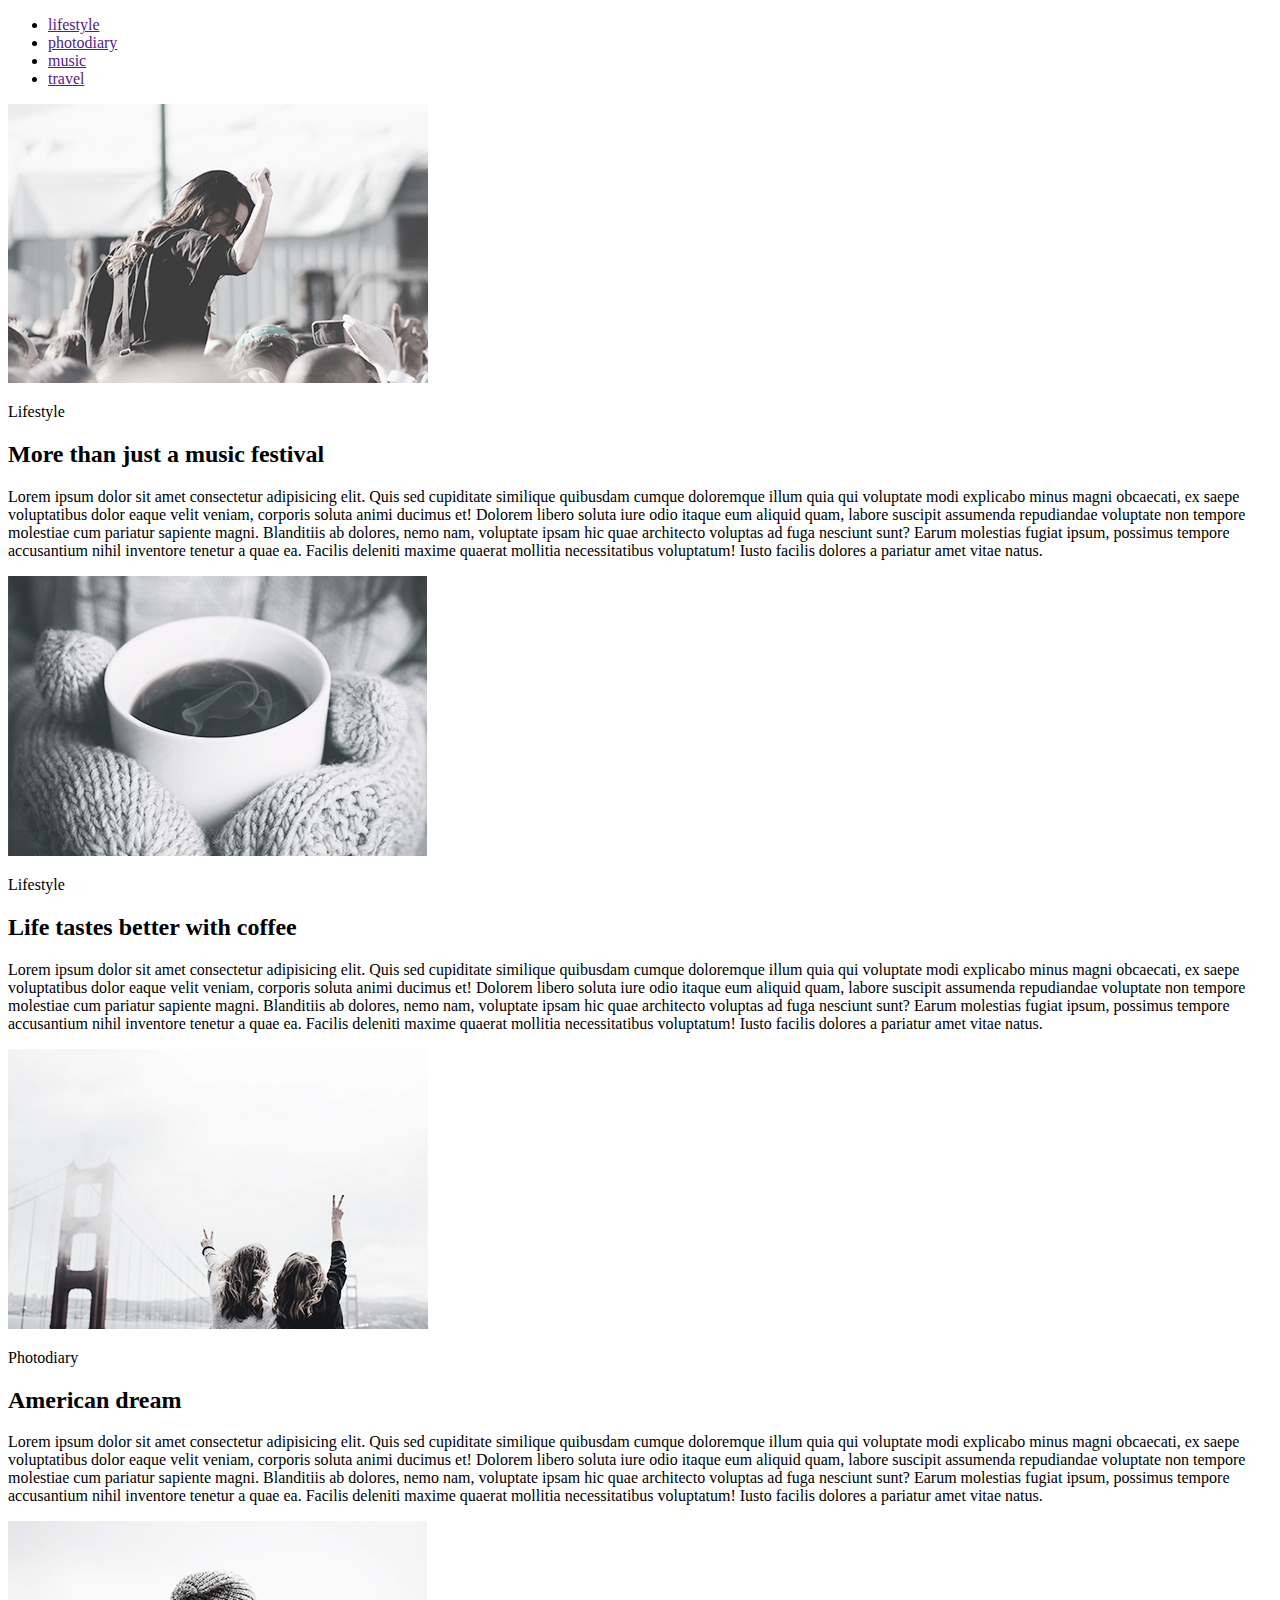
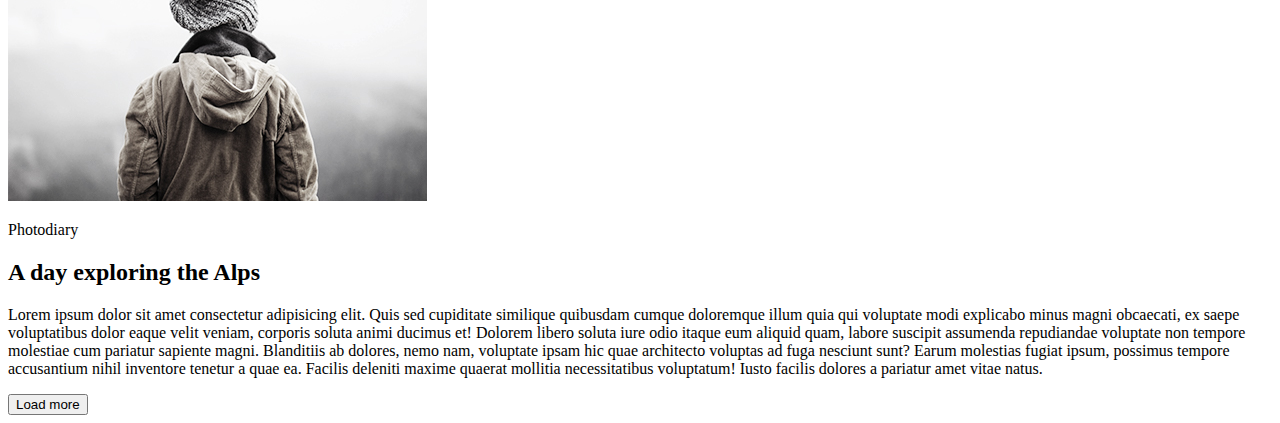
<file: Homework_1-2/index.html>
<!DOCTYPE html>
<html lang="zxx">
<head>
    <meta charset="UTF-8">
    <meta name="viewport" content="width=device-width, initial-scale=1.0">
    <meta http-equiv="X-UA-Compatible" content="ie=edge">
    <title>Homework 1-2</title>
</head>
<body>
    <header> 
        <ul>
            <li> <a href="">lifestyle</a></li>
            <li> <a href="">photodiary</a></li>
            <li> <a href="">music</a></li>
            <li> <a href="">travel</a></li>
        </ul>
    </header>
    <div>
        <img src="img/More_than_just_a_music_festival.jpg" alt="Music festival"> 
    </div>
    <p>Lifestyle</p> 
    <article>
        <h2>More than just a music festival</h2>
        <p>Lorem ipsum dolor sit amet consectetur adipisicing elit. Quis sed cupiditate similique quibusdam cumque doloremque illum quia qui voluptate modi explicabo minus magni obcaecati, ex saepe voluptatibus dolor eaque velit veniam, corporis soluta animi ducimus et! Dolorem libero soluta iure odio itaque eum aliquid quam, labore suscipit assumenda repudiandae voluptate non tempore molestiae cum pariatur sapiente magni. Blanditiis ab dolores, nemo nam, voluptate ipsam hic quae architecto voluptas ad fuga nesciunt sunt? Earum molestias fugiat ipsum, possimus tempore accusantium nihil inventore tenetur a quae ea. Facilis deleniti maxime quaerat mollitia necessitatibus voluptatum! Iusto facilis dolores a pariatur amet vitae natus.</p>
    </article>
    <div>
            <img src="img/Life_tastes_better_with_coffee.jpg" alt="A cup of coffee"> 
    </div>
    <p>Lifestyle</p> 
    <article>
        <h2>Life tastes better with coffee</h2>
        <p>Lorem ipsum dolor sit amet consectetur adipisicing elit. Quis sed cupiditate similique quibusdam cumque doloremque illum quia qui voluptate modi explicabo minus magni obcaecati, ex saepe voluptatibus dolor eaque velit veniam, corporis soluta animi ducimus et! Dolorem libero soluta iure odio itaque eum aliquid quam, labore suscipit assumenda repudiandae voluptate non tempore molestiae cum pariatur sapiente magni. Blanditiis ab dolores, nemo nam, voluptate ipsam hic quae architecto voluptas ad fuga nesciunt sunt? Earum molestias fugiat ipsum, possimus tempore accusantium nihil inventore tenetur a quae ea. Facilis deleniti maxime quaerat mollitia necessitatibus voluptatum! Iusto facilis dolores a pariatur amet vitae natus.</p>
    </article>
    <div>
        <img src="img/American_dream.jpg" alt="Brooklyn bridge"> 
    </div>
    <p>Photodiary</p> 
    <article>
        <h2>American dream</h2>
        <p>Lorem ipsum dolor sit amet consectetur adipisicing elit. Quis sed cupiditate similique quibusdam cumque doloremque illum quia qui voluptate modi explicabo minus magni obcaecati, ex saepe voluptatibus dolor eaque velit veniam, corporis soluta animi ducimus et! Dolorem libero soluta iure odio itaque eum aliquid quam, labore suscipit assumenda repudiandae voluptate non tempore molestiae cum pariatur sapiente magni. Blanditiis ab dolores, nemo nam, voluptate ipsam hic quae architecto voluptas ad fuga nesciunt sunt? Earum molestias fugiat ipsum, possimus tempore accusantium nihil inventore tenetur a quae ea. Facilis deleniti maxime quaerat mollitia necessitatibus voluptatum! Iusto facilis dolores a pariatur amet vitae natus.</p>
    </article>
    <div>
        <img src="img/A_day_exploring_the_Alps.jpg" alt="Chill weather"> 
    </div>
    <p>Photodiary</p> 
    <article>
        <h2>A day exploring the Alps</h2>
        <p>Lorem ipsum dolor sit amet consectetur adipisicing elit. Quis sed cupiditate similique quibusdam cumque doloremque illum quia qui voluptate modi explicabo minus magni obcaecati, ex saepe voluptatibus dolor eaque velit veniam, corporis soluta animi ducimus et! Dolorem libero soluta iure odio itaque eum aliquid quam, labore suscipit assumenda repudiandae voluptate non tempore molestiae cum pariatur sapiente magni. Blanditiis ab dolores, nemo nam, voluptate ipsam hic quae architecto voluptas ad fuga nesciunt sunt? Earum molestias fugiat ipsum, possimus tempore accusantium nihil inventore tenetur a quae ea. Facilis deleniti maxime quaerat mollitia necessitatibus voluptatum! Iusto facilis dolores a pariatur amet vitae natus.</p>
    </article>
    <button>Load more</button>    
</body>
</html>
</file>
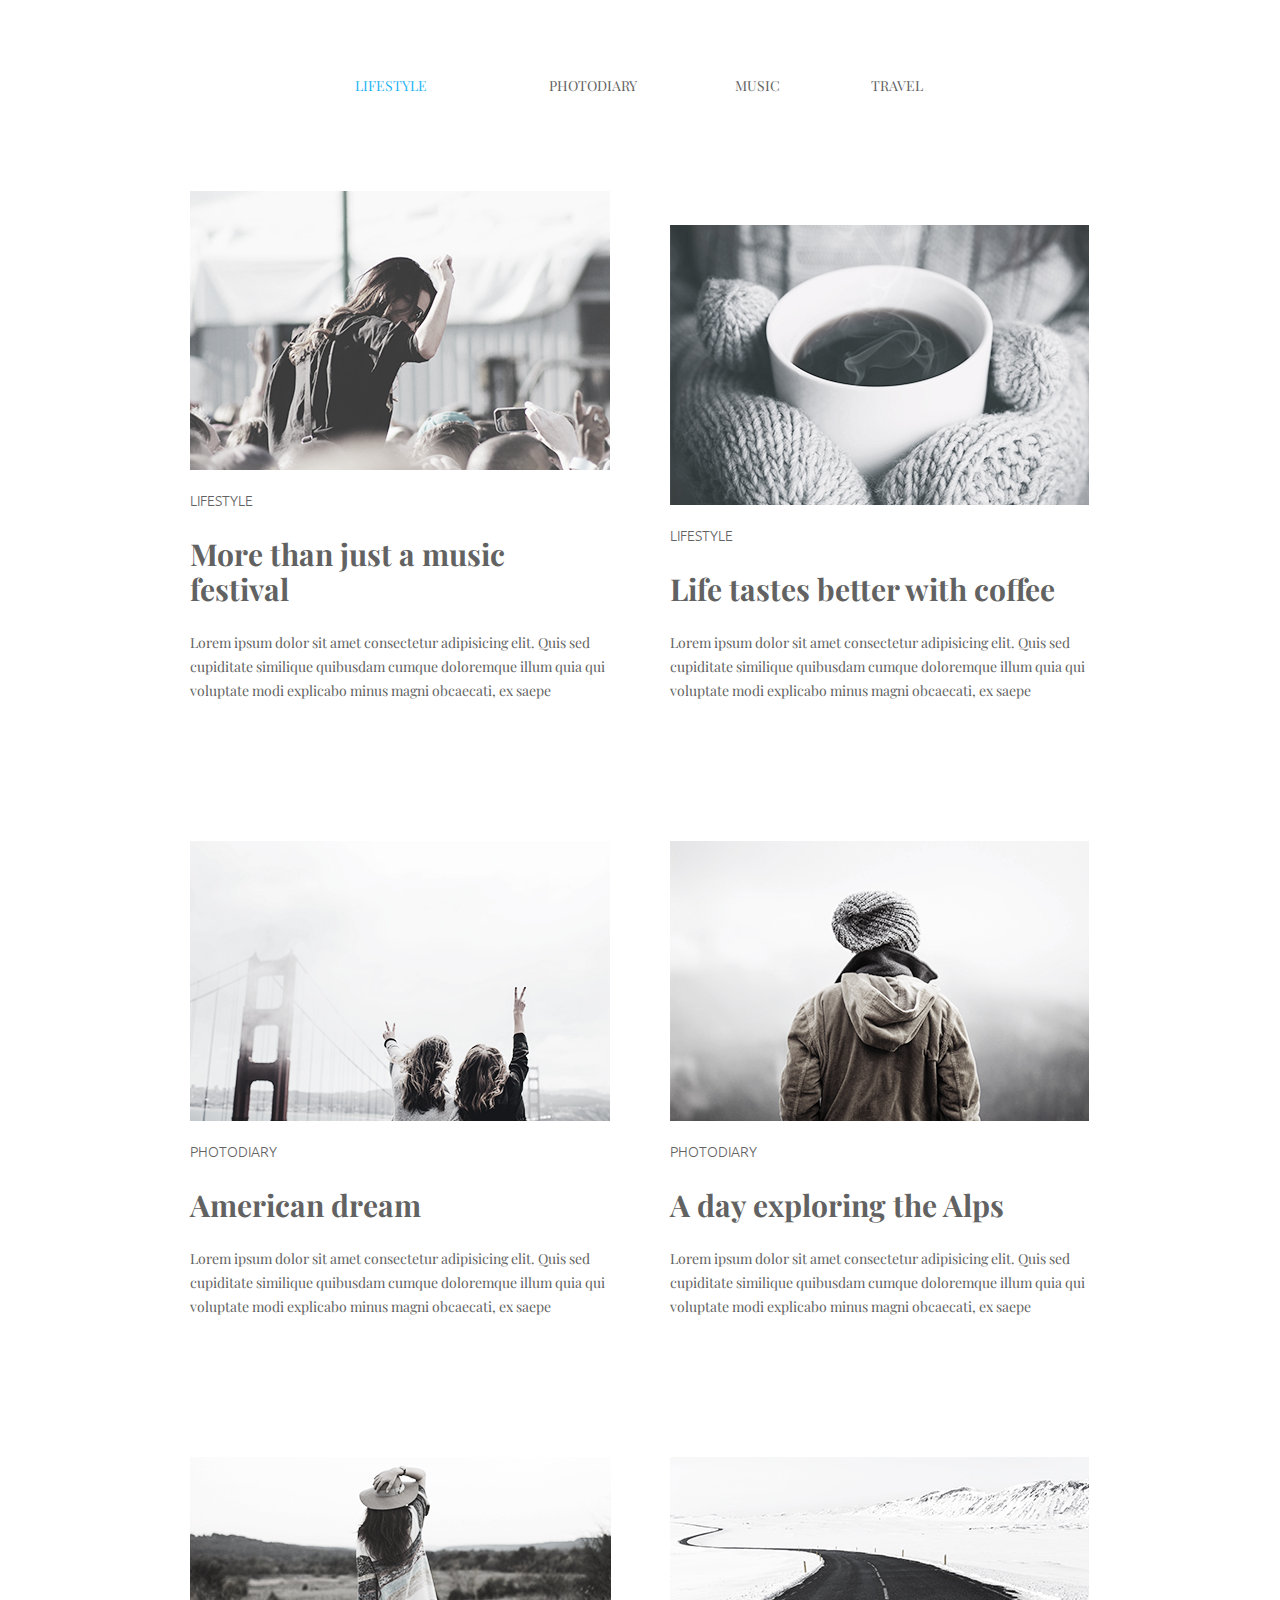
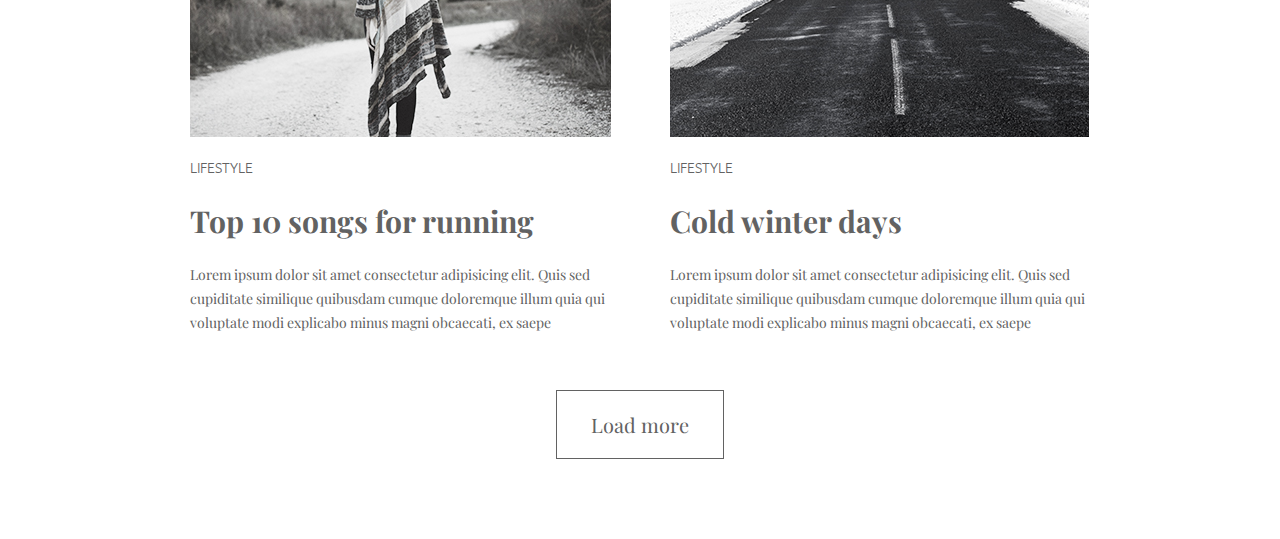
<file: Homework_3/index.html>
<!DOCTYPE html>
<html lang="zxx">
<head>
    <meta charset="UTF-8">
    <meta name="viewport" content="width=device-width, initial-scale=1.0">
    <meta http-equiv="X-UA-Compatible" content="ie=edge">
    <title>Homework 3</title>
    <link rel="stylesheet" href="css/normalize.css">
    <link rel="stylesheet" href="css/style.css">
    <link href="https://fonts.googleapis.com/css?family=Ubuntu&display=swap" rel="stylesheet">
    <link href="https://fonts.googleapis.com/css?family=Playfair+Display&display=swap" rel="stylesheet">
</head>
<body>
    <header class="header">   
        <div class="main_menu">
            <div class="menu_section_1">
                <a href="lifestyle">lifestyle</a>
            </div>
            <div>
                <a href="">photodiary</a>
            </div>
            <div>
                <a href="">music</a>
            </div>
            <div> 
                <a href="">travel</a>
            </div>
        </div>    
    </header>
    <div class="left_column_article">
        <img src="img/More_than_just_a_music_festival.jpg" alt="Music festival"> 
        <p class="section">Lifestyle</p> 
        <article>
            <h2>More than just a music festival</h2>
            <p>Lorem ipsum dolor sit amet consectetur adipisicing elit. Quis sed cupiditate similique quibusdam cumque doloremque illum quia qui voluptate modi explicabo minus magni obcaecati, ex saepe</p>
        </article>
    </div>
    <div class="right_column_article">
        <img src="img/Life_tastes_better_with_coffee.jpg" alt="A cup of coffee"> 
        <p class="section">Lifestyle</p> 
        <article>
            <h2>Life tastes better with coffee</h2>
            <p>Lorem ipsum dolor sit amet consectetur adipisicing elit. Quis sed cupiditate similique quibusdam cumque doloremque illum quia qui voluptate modi explicabo minus magni obcaecati, ex saepe</p>
        </article>
    </div>
    <div class="left_column_article">
        <img src="img/American_dream.jpg" alt="Brooklyn bridge"> 
        <p class="section">Photodiary</p> 
        <article>
            <h2>American dream</h2>
            <p>Lorem ipsum dolor sit amet consectetur adipisicing elit. Quis sed cupiditate similique quibusdam cumque doloremque illum quia qui voluptate modi explicabo minus magni obcaecati, ex saepe</p>
        </article>
    </div>
    <div class="right_column_article">
        <img src="img/A_day_exploring_the_Alps.jpg" alt="Chill weather"> 
        <p class="section">Photodiary</p> 
        <article>
            <h2>A day exploring the Alps</h2>
            <p>Lorem ipsum dolor sit amet consectetur adipisicing elit. Quis sed cupiditate similique quibusdam cumque doloremque illum quia qui voluptate modi explicabo minus magni obcaecati, ex saepe</p>
        </article>
    </div>
    <div class="left_column_article">
        <img src="img/Top_10_songs_for_running.jpg" alt="Woman in hat on a dirt road"> 
        <p class="section">Lifestyle</p> 
        <article>
            <h2>Top 10 songs for running</h2>
            <p>Lorem ipsum dolor sit amet consectetur adipisicing elit. Quis sed cupiditate similique quibusdam cumque doloremque illum quia qui voluptate modi explicabo minus magni obcaecati, ex saepe</p>
        </article>
    </div>
    <div class="right_column_article">
        <img src="img/Cold_winter_days.jpg" alt="Paved road in a snow plain"> 
        <p class="section">Lifestyle</p> 
        <article>
            <h2>Cold winter days</h2>
            <p>Lorem ipsum dolor sit amet consectetur adipisicing elit. Quis sed cupiditate similique quibusdam cumque doloremque illum quia qui voluptate modi explicabo minus magni obcaecati, ex saepe</p>
        </article>
    </div>
    <div class="button">
        <button>Load more</button>
    </div>    
</body>
</html>
</file>
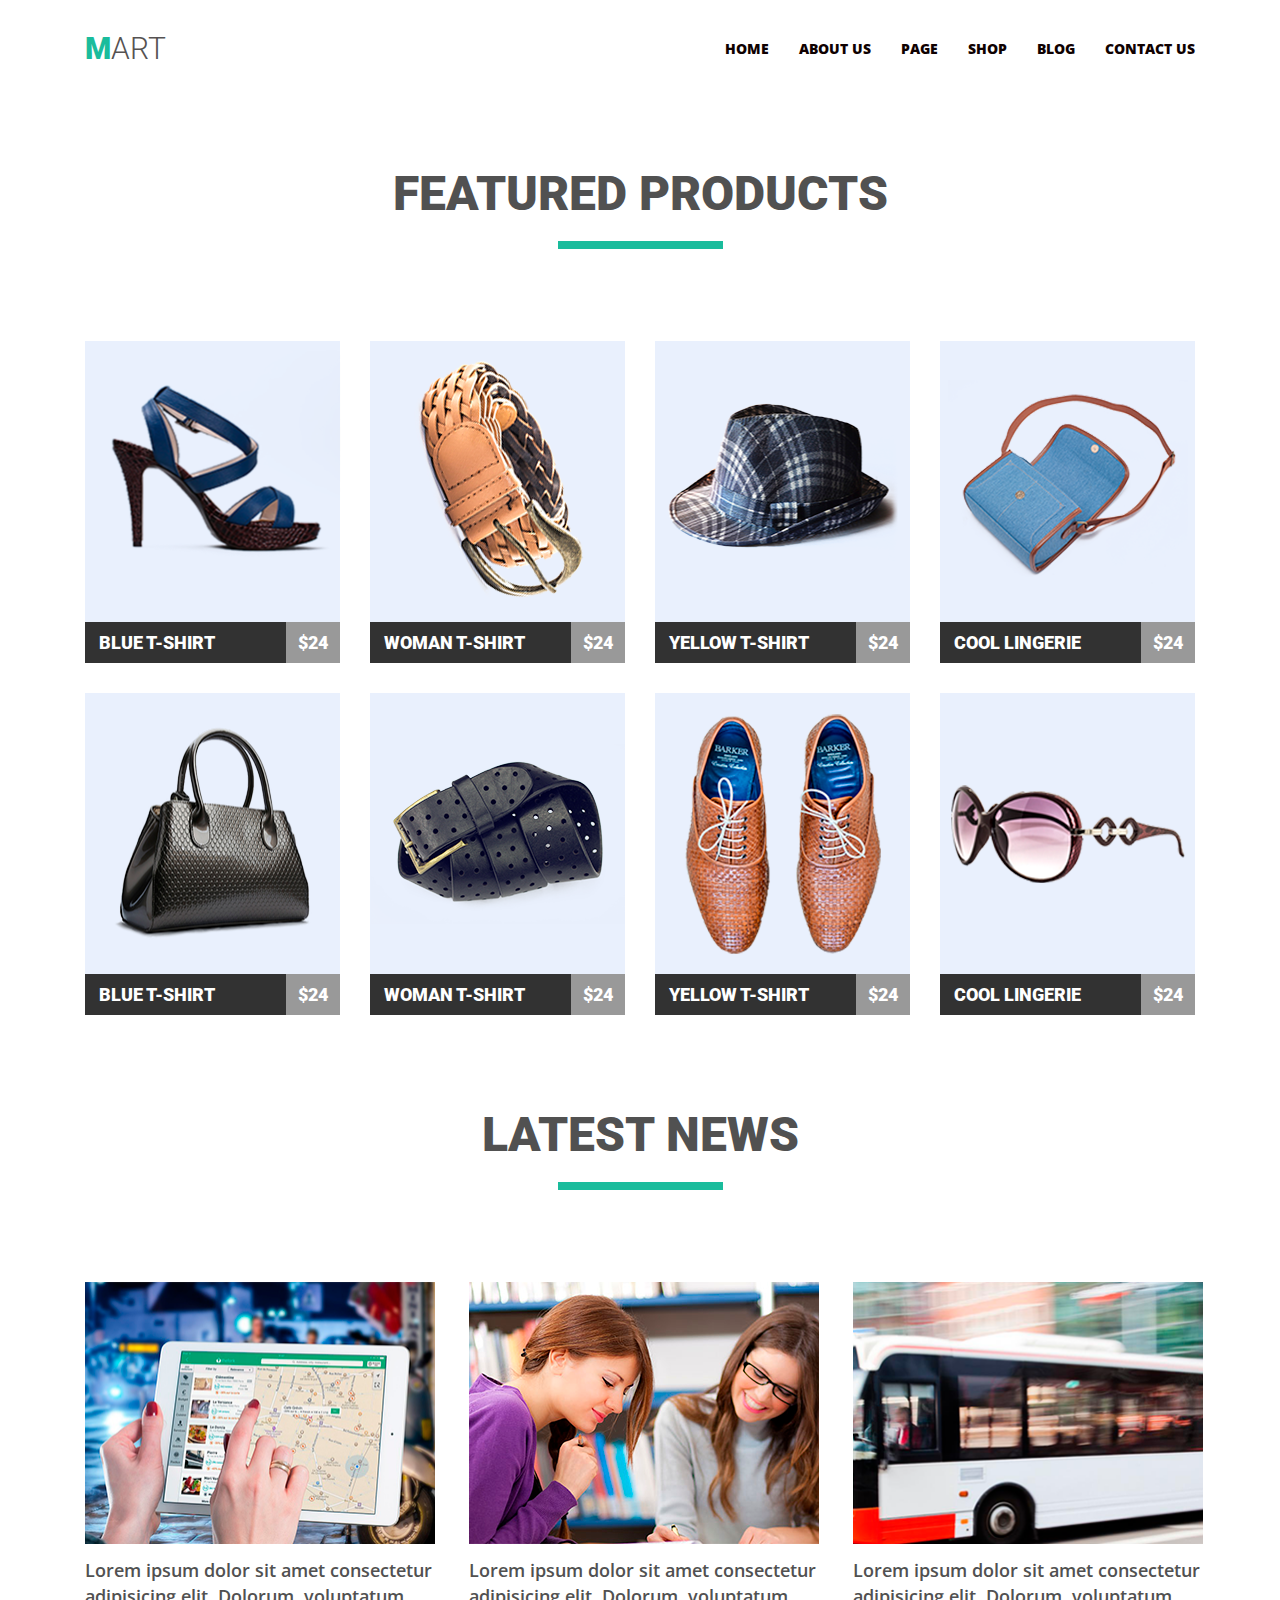
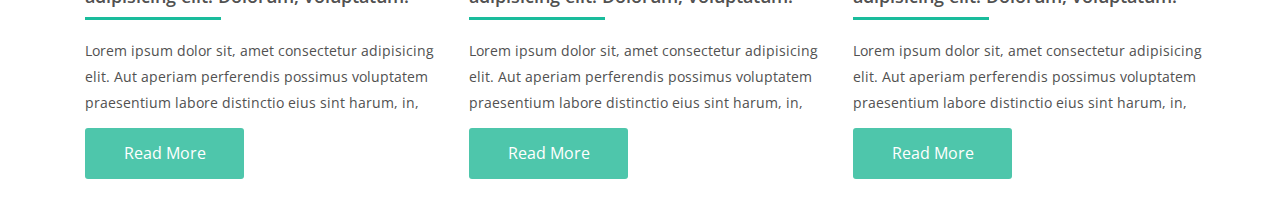
<file: Homework_4/index.html>
<!DOCTYPE html>
<html lang="zxx">
<head>
    <meta charset="UTF-8">
    <meta name="viewport" content="width=device-width, initial-scale=1.0">
    <meta http-equiv="X-UA-Compatible" content="ie=edge">
    <title>Homework 4</title>
    <link rel="stylesheet" href="css/normalize.css">
    <link rel="stylesheet" href="css/style.css">
    <link href="https://fonts.googleapis.com/css?family=Roboto:300,900&display=swap" rel="stylesheet">
    <link href="https://fonts.googleapis.com/css?family=Open+Sans:300,400,600,700&display=swap" rel="stylesheet">
</head>
<body>
    <header class="header">   
        <div class="logo">
            <span>mart</span>
        </div>
        <ul class="main_menu">
            <li>
                <a href="">home</a>
            </li>
            <li>
                <a href="">about us</a>
            </li>
            <li>
                <a href="">page</a>
            </li>
            <li> 
                <a href="">shop</a>
            </li>
            <li> 
                <a href="">blog</a>
            </li>
            <li> 
                <a href="">contact us</a>
            </li>
        </ul>    
    </header>
    <div class="featured_products">
        <h2>featured products</h2>
        <a class="item" href="">
            <div class="image_background">
            </div>
            <div class="product_name_price">
                <span class="name">blue t-shirt</span>
                <span class="price">$24</span>
            </div> 
            <img class="item_image" src="img/Item-1.png" alt="blue t-shirt">
            <div class="price_box">
            </div>
        </a>   
        <a class="item" href="">
            <div class="image_background">
            </div>
            <div class="product_name_price">
                <span class="name">woman t-shirt</span>
                <span class="price">$24</span>
            </div> 
            <img class="item_image" src="img/Item-2.png" alt="woman t-shirt">
            <div class="price_box">
            </div>          
        </a>    
        <a class="item" href="">
            <div class="image_background">
            </div>
            <div class="product_name_price">
                <span class="name">yellow t-shirt</span>
                <span class="price">$24</span>
            </div> 
            <img class="item_image" src="img/Item-3.png" alt="yellow t-shirt">
            <div class="price_box">
            </div>          
        </a>    
        <a class="item" href="">
            <div class="image_background">
            </div>
            <div class="product_name_price">
                <span class="name">cool lingerie</span>
                <span class="price">$24</span>
            </div> 
            <img class="item_image" src="img/Item-4.png" alt="cool lingerie">
            <div class="price_box">
            </div>          
        </a>    
        <a class="item" href="">
            <div class="image_background">
            </div>
            <div class="product_name_price">
                <span class="name">blue t-shirt</span>
                <span class="price">$24</span>
            </div> 
            <img class="item_image" src="img/Item-5.png" alt="blue t-shirt">
            <div class="price_box">
            </div>          
        </a>
        <a class="item" href="">
            <div class="image_background">
            </div>
            <div class="product_name_price">
                <span class="name">woman t-shirt</span>
                <span class="price">$24</span>
            </div> 
            <img class="item_image" src="img/Item-6.png" alt="woman t-shirt">
            <div class="price_box">
            </div>          
        </a>    
        <a class="item" href="">
           <div class="image_background">
           </div>
           <div class="product_name_price">
                <span class="name">yellow t-shirt</span>
                <span class="price">$24</span>
            </div> 
            <img class="item_image" src="img/Item-7.png" alt="yellow t-shirt">
            <div class="price_box">
            </div>          
        </a>       
        <a class="item" href="">
            <div class="image_background">
            </div>
            <div class="product_name_price">
                <span class="name">cool lingerie</span>
                <span class="price">$24</span>
            </div> 
            <img class="item_image" src="img/Item-8.png" alt="cool lingerie">
            <div class="price_box">
            </div>          
        </a>                      
    </div>
    <div class="latest_news">
        <h2>latest news</h2>
        <div class="blog_section">
            <img class="blog_image" src="img/Blog_img-1.png" alt="blog section 1">
            <h3>Lorem ipsum dolor sit amet consectetur adipisicing elit. Dolorum, voluptatum.</h3>
            <p>Lorem ipsum dolor sit, amet consectetur adipisicing elit. Aut aperiam perferendis possimus voluptatem praesentium labore distinctio eius sint harum, in, vel id doloremque omnis aliquam dolor non placeat iure explicabo?</p>
            <button>Read More</button>
        </div>
        <div class="blog_section">
            <img class="blog_image" src="img/Blog_img-2.png" alt="blog section 2">
            <h3>Lorem ipsum dolor sit amet consectetur adipisicing elit. Dolorum, voluptatum.</h3>
            <p>Lorem ipsum dolor sit, amet consectetur adipisicing elit. Aut aperiam perferendis possimus voluptatem praesentium labore distinctio eius sint harum, in, vel id doloremque omnis aliquam dolor non placeat iure explicabo?</p>
            <button>Read More</button>
        </div>
        <div class="blog_section">
            <img class="blog_image" src="img/Blog_img-3.png" alt="blog section 3">
            <h3>Lorem ipsum dolor sit amet consectetur adipisicing elit. Dolorum, voluptatum.</h3>
            <p>Lorem ipsum dolor sit, amet consectetur adipisicing elit. Aut aperiam perferendis possimus voluptatem praesentium labore distinctio eius sint harum, in, vel id doloremque omnis aliquam dolor non placeat iure explicabo?</p>
            <button>Read More</button>
        </div>
    </div>
</body>
</html>
</file>
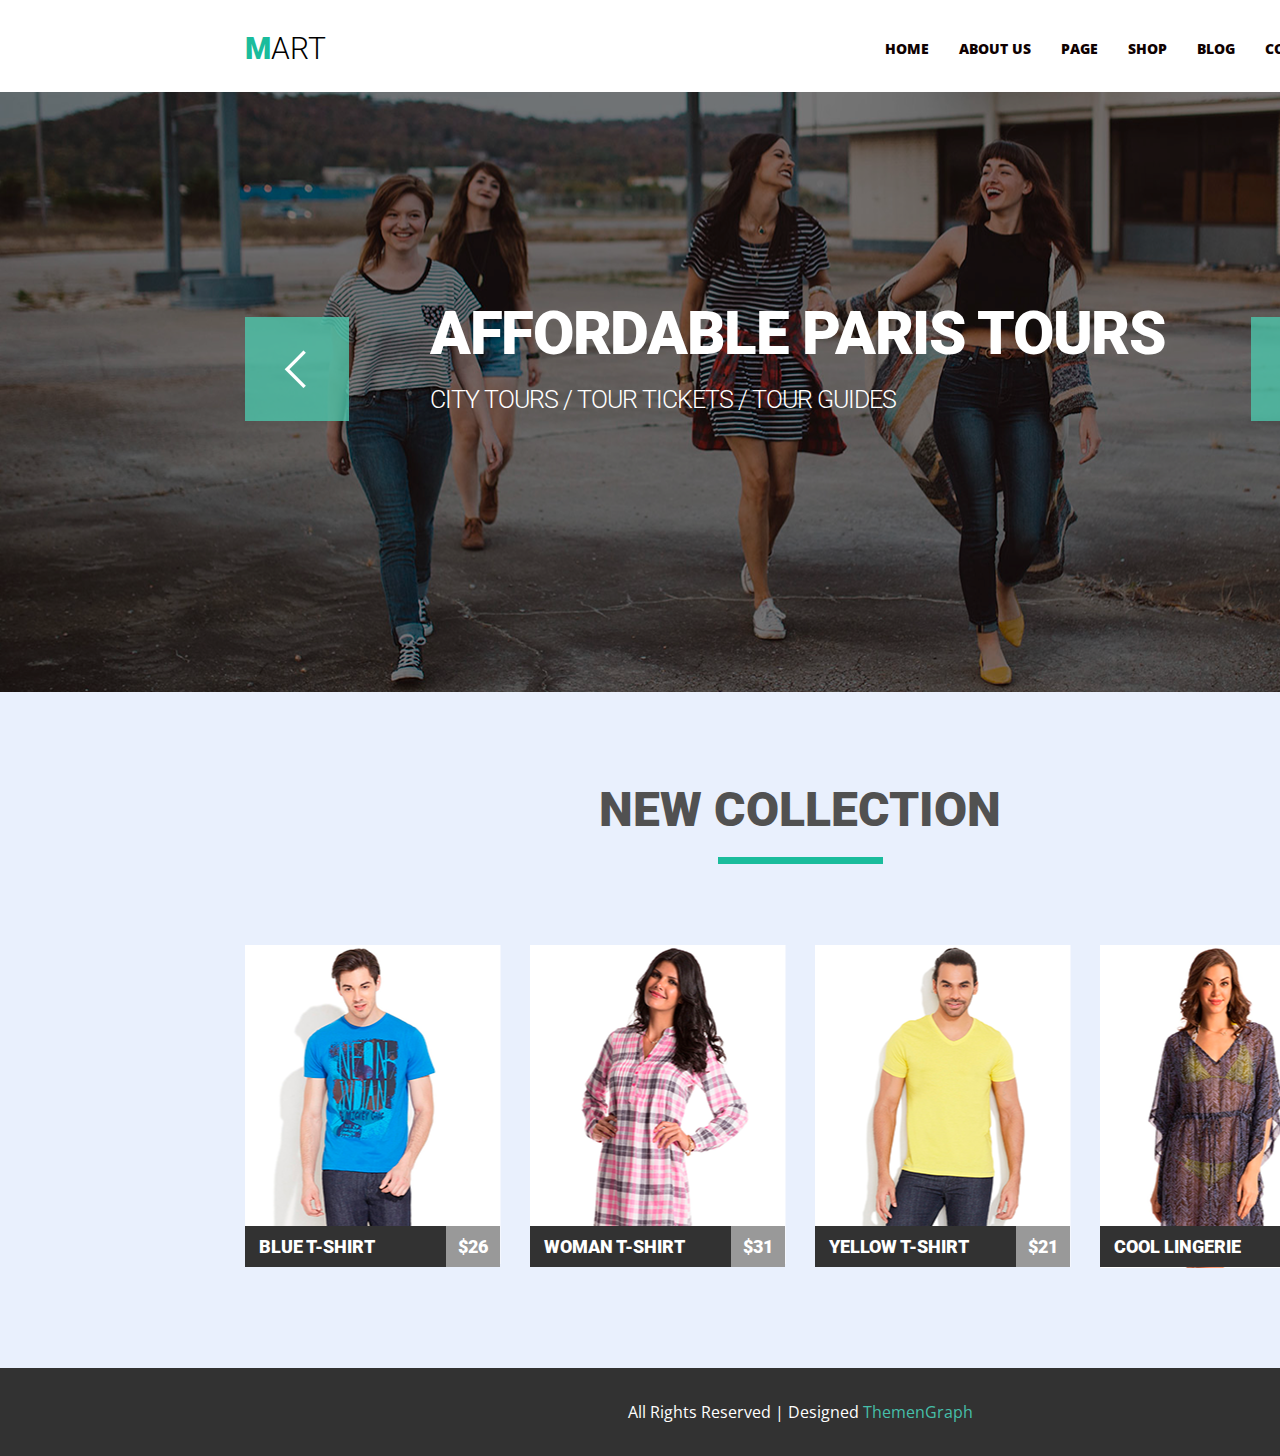
<file: Homework_5/index.html>
<!DOCTYPE html>
<html lang="zxx">
<head>
    <meta charset="UTF-8">
    <meta name="viewport" content="width=device-width, initial-scale=1.0">
    <meta http-equiv="X-UA-Compatible" content="ie=edge">
    <title>Homework 4</title>
    <link rel="stylesheet" href="css/normalize.css">
    <link rel="stylesheet" href="css/style.css">
    <link rel="stylesheet" href="fonts/pe-icon-7-stroke/css/pe-icon-7-stroke.css">
    <link href="https://fonts.googleapis.com/css?family=Roboto:300,900&display=swap" rel="stylesheet">
    <link href="https://fonts.googleapis.com/css?family=Open+Sans:300,400,600,700&display=swap" rel="stylesheet">
</head>
<body>
    <header class="header">   
        <a class="logo" href="">
            <span>mart</span>
        </a>
        <ul class="main_menu">
            <li>
                <a href="">home</a>
            </li>
            <li>
                <a href="">about us</a>
            </li>
            <li>
                <a href="">page</a>
            </li>
            <li> 
                <a href="">shop</a>
            </li>
            <li> 
                <a href="">blog</a>
            </li>
            <li> 
                <a href="">contact us</a>
            </li>
        </ul>    
    </header>
    <section class="slide_area">
        <img class="slide_image" src="img/Slide-1.png" alt="">
        <button class="click previous">
            <span class="pe-7s-angle-left"></span>
        </button>
        <button class="click next">
            <span class="pe-7s-angle-right"></span>
        </button>
        <div class="slide_description">
            <p>affordable paris tours</p>
            <p>city tours / tour tickets / tour guides</p>
        </div>
    </section>
    <section class="new_collection">
        <h2>new collection</h2>
        <a class="item" href="">
            <img class="item_image" src="img/Item-1.png" alt="blue t-shirt">
            <div class="product_name_price">
                <span class="name">blue t-shirt</span>
                <span class="price">$26</span>
            </div> 
            <div class="price_box">
            </div>
            <div class="item_cover_transparent">
                <button class="button like">
                    <span class="pe-7s-like"></span>
                </button> 
                <button class="button shuffle">
                    <span class="pe-7s-shuffle"></span>
                </button> 
                <button class="button clock">
                    <span class="pe-7s-clock"></span>
                </button> 
                <button class="button_add_to_cart">
                    <span class="pe-7s-cart"></span>
                    <span>add to cart</span>
                </button>
            </div>
        </a>   
        <a class="item" href="">
            <img class="item_image" src="img/Item-2.png" alt="woman t-shirt">
            <div class="product_name_price">
                <span class="name">woman t-shirt</span>
                <span class="price">$31</span>
            </div> 
            <div class="price_box">
            </div>
            <div class="item_cover_transparent">
                <button class="button like">
                    <span class="pe-7s-like"></span>
                </button> 
                <button class="button shuffle">
                        <span class="pe-7s-shuffle"></span>
                    </button> 
                <button class="button clock">
                        <span class="pe-7s-clock"></span>
                    </button> 
                <button class="button_add_to_cart">
                        <span class="pe-7s-cart"></span>
                        <span>add to cart</span>
                    </button> 
            </div>       
        </a>    
        <a class="item" href="">
            <img class="item_image" src="img/Item-3.png" alt="yellow t-shirt">
            <div class="product_name_price">
                <span class="name">yellow t-shirt</span>
                <span class="price">$21</span>
            </div> 
            <div class="price_box">
            </div>
            <div class="item_cover_transparent">
                <button class="button like">
                    <span class="pe-7s-like"></span>
                </button> 
                <button class="button shuffle">
                    <span class="pe-7s-shuffle"></span>
                </button> 
                <button class="button clock">
                    <span class="pe-7s-clock"></span>
                </button> 
                <button class="button_add_to_cart">
                    <span class="pe-7s-cart"></span>
                    <span>add to cart</span>
                </button> 
            </div>                   
        </a>    
        <a class="item" href="">
            <img class="item_image" src="img/Item-4.png" alt="cool lingerie">
            <div class="image_background">
            </div>
            <div class="product_name_price">
                <span class="name">cool lingerie</span>
                <span class="price">$56</span>
            </div> 
            <div class="price_box">
            </div>
            <div class="item_cover_transparent">
                <button class="button like">
                    <span class="pe-7s-like"></span>
                </button> 
                <button class="button shuffle">
                    <span class="pe-7s-shuffle"></span>
                </button> 
                <button class="button clock">
                    <span class="pe-7s-clock"></span>
                </button> 
                <button class="button_add_to_cart">
                    <span class="pe-7s-cart"></span>
                    <span>add to cart</span>
                </button> 
            </div>                       
        </a>    
    </section>
    <footer>
        All Rights Reserved | Designed <span class="author">ThemenGraph</span>
    </footer>
</body>
</html>
</file>
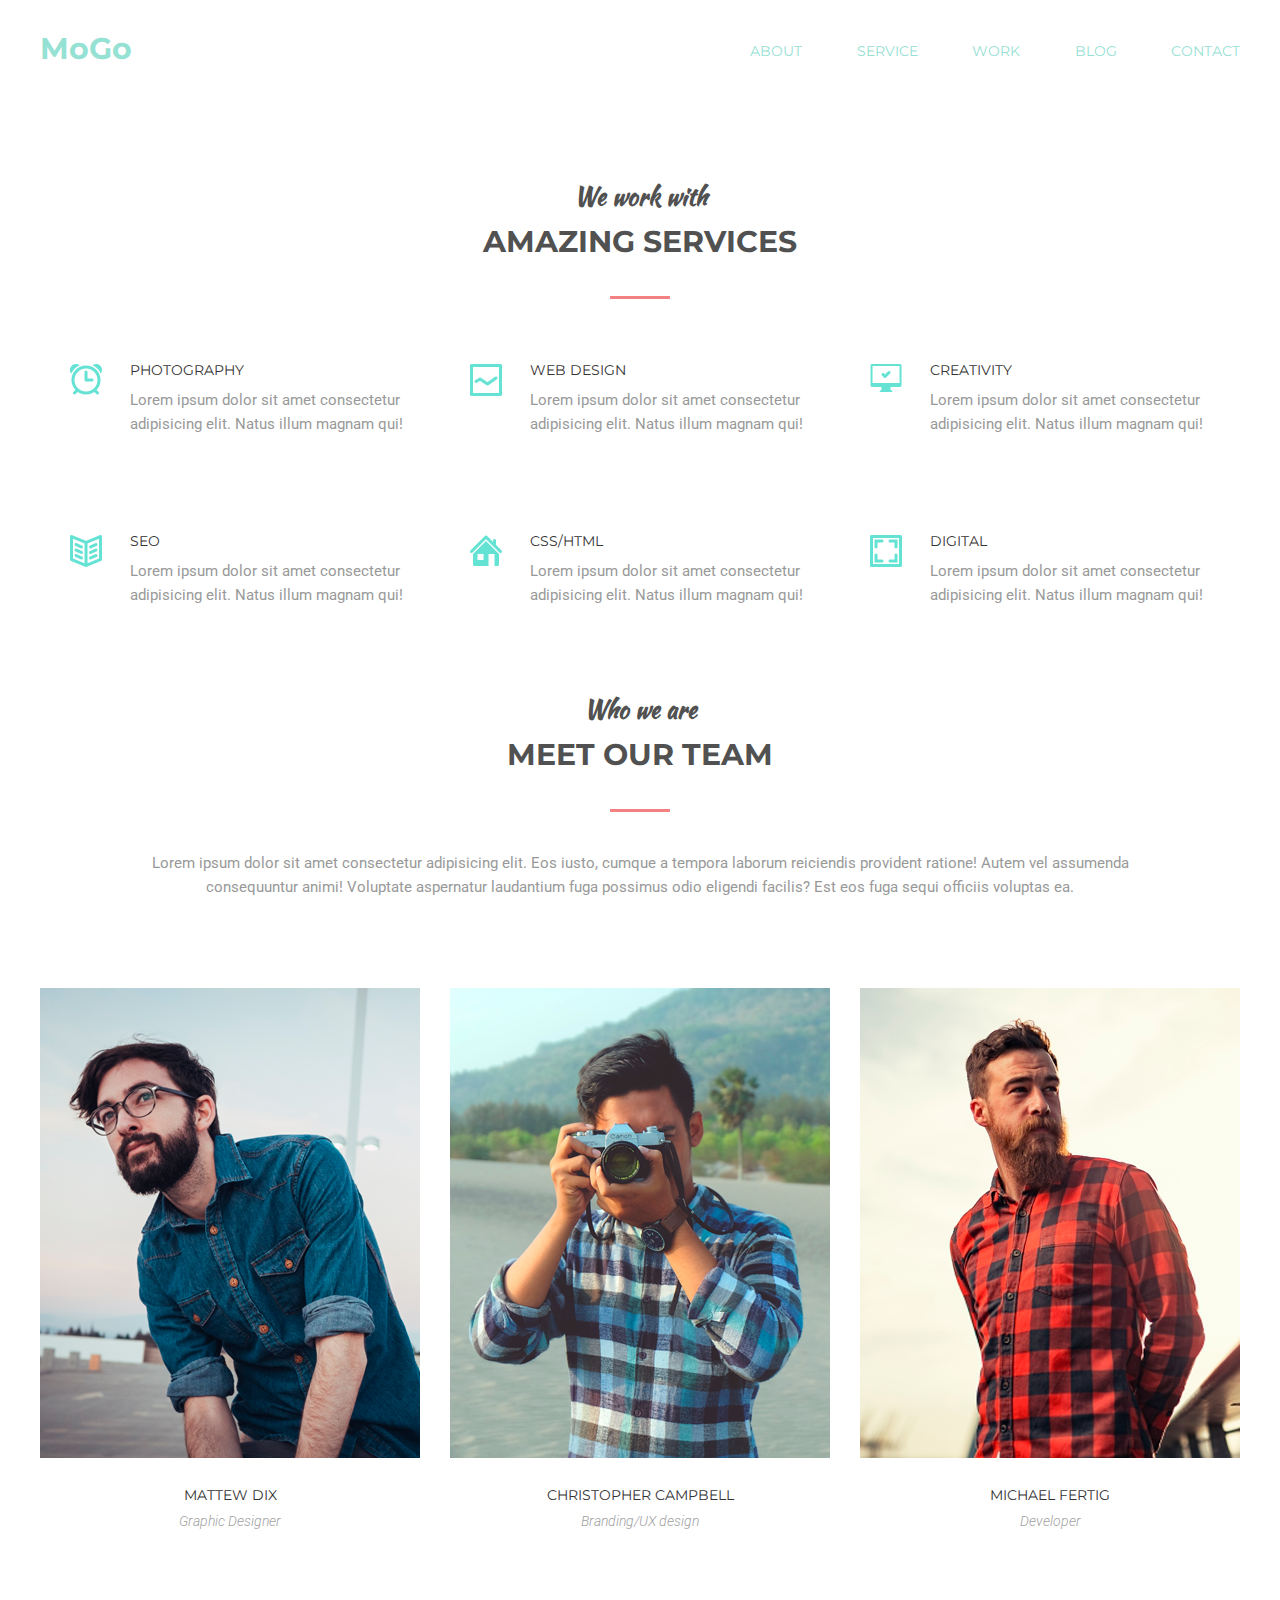
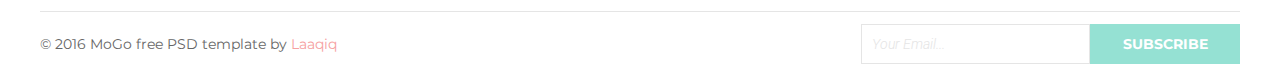
<file: Homework_6/index.html>
<!DOCTYPE html>
<html lang="zxx">
<head>
    <meta charset="UTF-8">
    <meta name="viewport" content="width=device-width, initial-scale=1.0">
    <meta http-equiv="X-UA-Compatible" content="ie=edge">
    <title>Homework 6</title>
    <link rel="stylesheet" href="css/normalize.css">
    <link rel="stylesheet" href="css/style.css">
    <link href="https://fonts.googleapis.com/css?family=Montserrat:400,700&display=swap" rel="stylesheet">
    <link href="https://fonts.googleapis.com/css?family=Roboto:300i,400&display=swap" rel="stylesheet">
    <link href="https://fonts.googleapis.com/css?family=Kaushan+Script&display=swap" rel="stylesheet">
</head>
<body>
    <header class="header">   
        <a class="logo" href="">
            <span>MoGo</span>
        </a>
        <ul class="main_menu">
            <li>
                <a href="">about</a>
            </li>
            <li>
                <a href="">service</a>
            </li>
            <li>
                <a href="">work</a>
            </li>
            <li> 
                <a href="">blog</a>
            </li>
            <li> 
                <a href="">contact</a>
            </li>
        </ul>    
    </header>
    <section class="services">
        <h2>
            <span>We work with</span>
            <span>amazing services</span>
        </h2>
        <div class="service_item_wrapper">        
            <div class="service_item">
                <div class="service_icon_container">
                    <img class="service_icon" src="img/alarm.png" alt="clock icon">
                </div>
                <p>photography</p>
                <p>Lorem ipsum dolor sit amet consectetur adipisicing elit. Natus illum magnam qui!</p>
            </div>
            <div class="service_item">
                <div class="service_icon_container">
                    <img class="service_icon" src="img/line_graph.png" alt="diagram icon">
                </div>
                <p>web design</p>
                <p>Lorem ipsum dolor sit amet consectetur adipisicing elit. Natus illum magnam qui!</p>
            </div>
            <div class="service_item">
                <div class="service_icon_container">
                    <img class="service_icon" src="img/computer_ok.png" alt="computer icon">
                </div>
                <p>creativity</p>
                <p>Lorem ipsum dolor sit amet consectetur adipisicing elit. Natus illum magnam qui!</p>
            </div>
            <div class="service_item">
                <div class="service_icon_container">
                    <img class="service_icon" src="img/book_2.png" alt="book icon">
                </div>
                <p>seo</p>
                <p>Lorem ipsum dolor sit amet consectetur adipisicing elit. Natus illum magnam qui!</p>
            </div>
            <div class="service_item">
                <div class="service_icon_container">
                    <img class="service_icon" src="img/home.png" alt="home icon">
                </div>
                <p>css/html</p>
                <p>Lorem ipsum dolor sit amet consectetur adipisicing elit. Natus illum magnam qui!</p>
            </div>
            <div class="service_item">
                <div class="service_icon_container">
                    <img class="service_icon" src="img/image.png" alt="image icon">
                </div>
                <p>digital</p>
                <p>Lorem ipsum dolor sit amet consectetur adipisicing elit. Natus illum magnam qui!</p>
            </div>
        </div>
    </section>
    <section class="our_team">
        <h2>
            <span>Who we are</span>
            <span>Meet our team</span>
        </h2>
        <div class="team_description">
            <p>Lorem ipsum dolor sit amet consectetur adipisicing elit. Eos iusto, cumque a tempora laborum reiciendis provident ratione! Autem vel assumenda consequuntur animi! Voluptate aspernatur laudantium fuga possimus odio eligendi facilis? Est eos fuga sequi officiis voluptas ea.</p>
        </div>
        <div class="team_wrapper">
            <div class="team_member">
                <div class="image_container">
                    <img class="team_image" src="img/generic_hipster_1.png" alt="graphic designer image">
                    <div class="image_cover">
                    </div>
                    <button class="button facebook">
                        <img class="button_image" src="img/facebook.png" alt="facebook button">
                    </button> 
                    <button class="button twitter">
                        <img class="button_image" src="img/twitter.png" alt="facebook button">
                    </button> 
                    <button class="button pinterest">
                        <img class="button_image" src="img/pinterest.png" alt="facebook button">
                    </button> 
                    <button class="button instagram">
                        <img class="button_image" src="img/instagram.png" alt="facebook button">
                    </button>
                </div>
                <span class="member_name">Mattew Dix</span>
                <span class="member_profession">Graphic Designer</span>
            </div>   
            <div class="team_member">
                <div class="image_container">
                    <img class="team_image" src="img/generic_hipster_2.png" alt="blanding/UX designer image">
                    <div class="image_cover">
                    </div>
                    <button class="button facebook">
                        <img class="button_image" src="img/facebook.png" alt="facebook button">
                    </button> 
                    <button class="button twitter">
                        <img class="button_image" src="img/twitter.png" alt="facebook button">
                    </button> 
                    <button class="button pinterest">
                        <img class="button_image" src="img/pinterest.png" alt="facebook button">
                    </button> 
                    <button class="button instagram">
                        <img class="button_image" src="img/instagram.png" alt="facebook button">
                    </button>
                </div>
                <span class="member_name">Christopher Campbell</span>
                <span class="member_profession">Branding/UX design</span>
            </div>           
            <div class="team_member">
                <div class="image_container">
                    <img class="team_image" src="img/generic_hipster_3.png" alt="developer image">
                    <div class="image_cover">
                    </div>
                    <button class="button facebook">
                        <img class="button_image" src="img/facebook.png" alt="facebook button">
                    </button> 
                    <button class="button twitter">
                        <img class="button_image" src="img/twitter.png" alt="facebook button">
                    </button> 
                    <button class="button pinterest">
                        <img class="button_image" src="img/pinterest.png" alt="facebook button">
                    </button> 
                    <button class="button instagram">
                        <img class="button_image" src="img/instagram.png" alt="facebook button">
                    </button>
                </div>
                <span class="member_name">Michael Fertig</span>
                <span class="member_profession">Developer</span>
            </div>
        </div>           
    </section>
    <footer>
        <span>&#169;</span> 2016 MoGo free PSD template by <span class="author">Laaqiq</span>
        <div class="e-mail_form_wrapper">
            <form class="e-mail_form" method="get">
            <input type="email" placeholder="Your Email...">
            <button class="subscribe_button">subscribe</button>
            </form>
        </div>
    </footer>
</body>
</html>
</file>
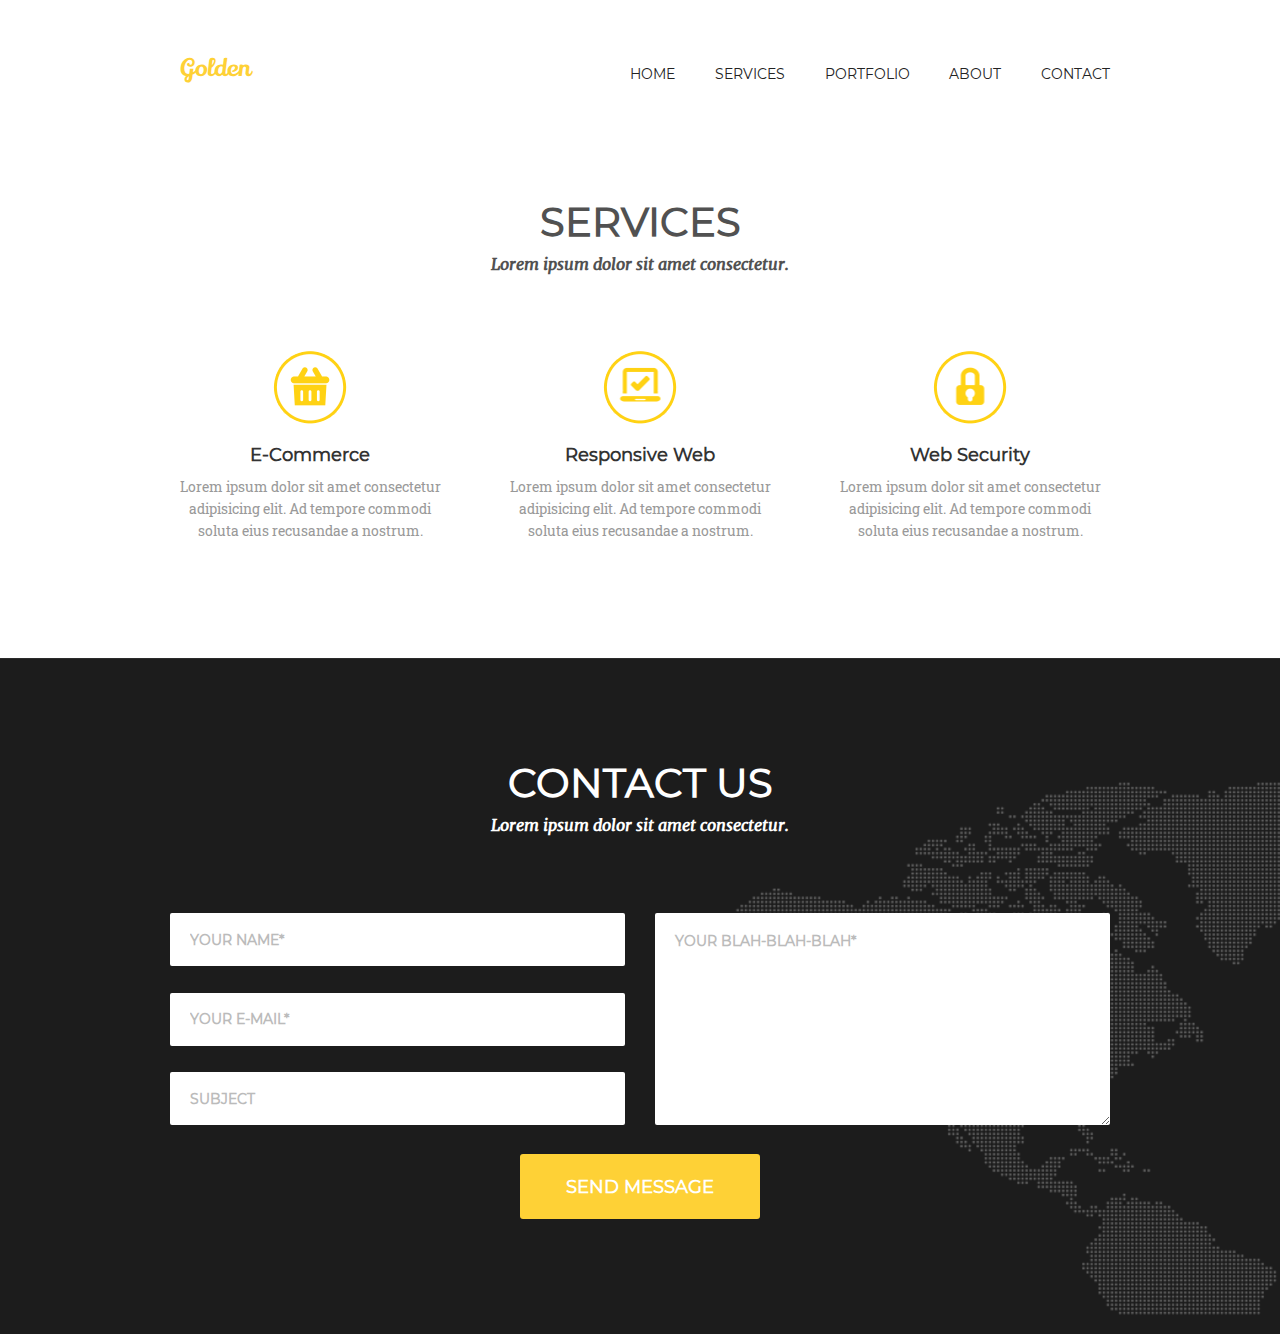
<file: Homework_7/index.html>
<!DOCTYPE html>
<html lang="zxx">
<head>
    <meta charset="UTF-8">
    <meta name="viewport" content="width=device-width, initial-scale=1.0">
    <meta http-equiv="X-UA-Compatible" content="ie=edge">
    <title>Homework 7</title>
    <link rel="stylesheet" href="css/normalize.css">
    <link rel="stylesheet" href="css/style.css">
</head>
<body>
    <header class="header">   
        <a class="logo" href="">
            <span>Golden</span>
        </a>
        <ul class="main_menu">
            <li>
                <a href="">home</a>
            </li>
            <li>
                <a href="">services</a>
            </li>
            <li>
                <a href="">portfolio</a>
            </li>
            <li> 
                <a href="">about</a>
            </li>
            <li> 
                <a href="">contact</a>
            </li>
        </ul>    
    </header>
    <section class="services">
        <h2>
            <span>services</span>
            <span>Lorem ipsum dolor sit amet consectetur.</span>
        </h2>
        <div class="services_item_wrapper">        
            <div class="services_item">
                <div class="services_icon_container">
                    <img class="services_circle_icon" src="img/Circle.png" alt="">
                    <img class="services_item_icon" src="img/Icon-Basket.png" alt="basket icon">
                </div>
                <p>E-Commerce</p>
                <p>Lorem ipsum dolor sit amet consectetur adipisicing elit. Ad tempore commodi soluta eius recusandae a nostrum.</p>
            </div>
            <div class="services_item">
                <div class="services_icon_container">
                    <img class="services_circle_icon" src="img/Circle.png" alt="">
                    <img class="services_item_icon" src="img/Icon-Laptop.png" alt="laptop icon">
                </div>
                <p>Responsive Web</p>
                <p>Lorem ipsum dolor sit amet consectetur adipisicing elit. Ad tempore commodi soluta eius recusandae a nostrum.</p>
            </div>
            <div class="services_item">
                <div class="services_icon_container">
                    <img class="services_circle_icon" src="img/Circle.png" alt="">
                    <img class="services_item_icon" src="img/Icon-Locked.png" alt="lock icon">
                </div>
                <p>Web Security</p>
                <p>Lorem ipsum dolor sit amet consectetur adipisicing elit. Ad tempore commodi soluta eius recusandae a nostrum.</p>
            </div>
        </div>
    </section>
    <section class="contact_us">
        <img class="background_1" src="img/Background.png" alt="">
        <img class="background_2" src="img/Map-Image.png" alt="">
        <h2>
            <span>Contact us</span>
            <span>Lorem ipsum dolor sit amet consectetur.</span>
        </h2>
        <form class="contact_form_wrapper" name="user_message_data" method="get">
            <input type="text" name="user_name" placeholder="your name*" required>                
            <input type="email" name="user_email" placeholder="your e-mail*" required>                
            <input type="text" name="subject" placeholder="subject">
            <textarea class="message_text" name="user_message" placeholder="your blah-blah-blah*" required></textarea>
        </form>
        <button class="send_message_button">send message</button>
    </section>
</body>
</html>
</file>
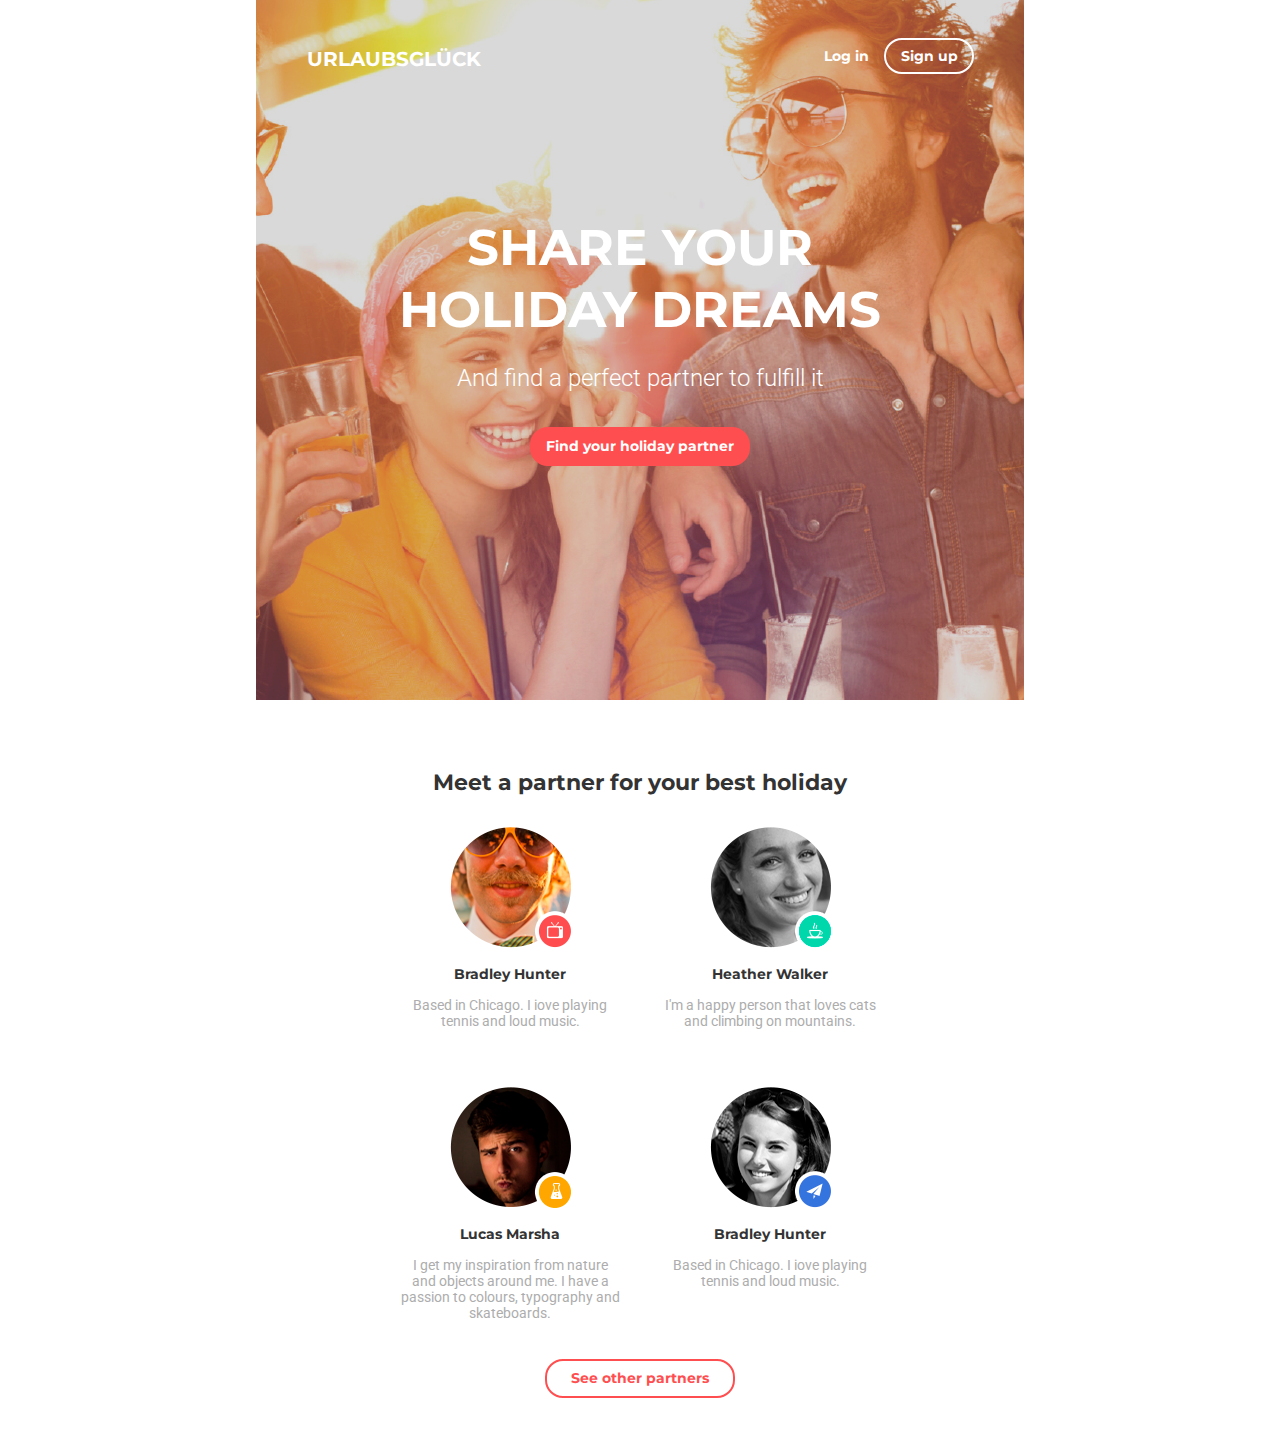
<file: Homework_8/index.html>
<!DOCTYPE html>
<html lang="zxx">
    <head>
        <meta charset="UTF-8">
        <meta name="viewport" content="width=device-width, initial-scale=1.0">
        <meta http-equiv="X-UA-Compatible" content="ie=edge">
        <title>Homework 8</title>
        <link rel="stylesheet" href="css/normalize.css">
        <link rel="stylesheet" href="css/style.css">
        <link href="https://fonts.googleapis.com/css?family=Montserrat:700&display=swap" rel="stylesheet">
        <link href="https://fonts.googleapis.com/css?family=Roboto:300&display=swap" rel="stylesheet">
    </head>
    <body>
        <header class="header">
            <div class="background_image_container">
                <picture class="background_image">
                    <source media="(min-width: 1440px)" srcset="img/Background_1440x700.png">
                    <source media="(min-width: 768px) and (max-width: 1440px)" srcset="img/Background_768x700.png">
                    <img src="img/Background_320x540.png" alt="">
                </picture>
            </div>
            <div class="main_menu">
                <button class="log_in_button">Log in</button>
                <button class="sign_up_button">Sign up</button>
            </div>
            <div class="app_name">Urlaubsglück</div>
            <div class="app_disclaimer_1">
                share your<br>
                holiday dreams
            </div>
            <div class="app_disclaimer_2">And find a perfect partner to fulfill it</div>
            <button class="find_button">Find your holiday partner</button>
        </header>
        <section class="partners_list">
            <div class="partners_list_header">Meet a partner for your best holiday</div>
            <div class="list_item_wrapper">
                <div class="partners_list_item">
                    <a class="item_image_container" href="">
                        <img class="item_image" src="img/Partner_1.png" alt="partner photo">
                        <img class="background_circle" src="img/Circle_red.png" alt="">
                        <img class="activity_icon" src="img/Icon_TV.png" alt="watching TV">
                    </a>
                    <div class="item_name">Bradley Hunter</div>
                    <div class="item_description">Based in Chicago. I iove playing tennis and loud music.</div>
                </div>
                <div class="partners_list_item">
                    <a class="item_image_container" href="">
                        <img class="item_image" src="img/Partner_2.png" alt="partner photo">
                        <img class="background_circle" src="img/Circle_orange.png" alt="">
                        <img class="activity_icon" src="img/Icon_chemistry.png" alt="mutual chemistry">
                    </a>
                    <div class="item_name">Lucas Marsha</div>
                    <div class="item_description">I get my inspiration from nature and objects around me. I have a passion to colours, typography and skateboards.</div>
                </div>
                <div class="partners_list_item">
                    <a class="item_image_container" href="">
                        <img class="item_image" src="img/Partner_3.png" alt="partner photo">
                        <img class="background_circle" src="img/Circle_teal.png" alt="">
                        <img class="activity_icon" src="img/Icon_coffee.png" alt="go out for coffee">
                    </a>
                    <div class="item_name">Heather Walker</div>
                    <div class="item_description">I'm a happy person that loves cats and climbing on mountains.</div>
                </div>
                <div class="partners_list_item">
                    <a class="item_image_container" href="">
                        <img class="item_image" src="img/Partner_4.png" alt="partner photo">
                        <img class="background_circle" src="img/Circle_blue.png" alt="">
                        <img class="activity_icon" src="img/Icon_telegram.png" alt="social net interaction">
                    </a>
                    <div class="item_name">Bradley Hunter</div>
                    <div class="item_description">Based in Chicago. I iove playing tennis and loud music.</div>
                </div>
            </div>    
            <button class="more_button">See other partners</button>
        </section>
    </body>
</html>
</file>
<file: Homework_3/css/style.css>
body {
  width: 900px;
  margin: auto;
  color: #626262;
}

.header {
  display: inline-block;
  height: 108px;
  width: 900px;
}

.main_menu {
  display: block;
  width: 570px;
  margin-top: 77px;
  margin-left: auto;
  margin-right: auto;
}

.main_menu div {
  display: inline-block;
  width: 139px;
  text-align: right;
}

.main_menu .menu_section_1 {
  text-align: left;
}

a[href="lifestyle"] {
  color: #25b4f5;
}

a {
  font-family: 'Playfair Display', serif;
  font-size: 14px;
  text-transform: uppercase;
  text-decoration: none;
  color: #626262; 
}

.left_column_article {
  display: inline-block;
  height: 475px;
  width: 420px;
  margin-top: 83px;
  margin-bottom: 58px;
 }

.right_column_article {
  display: inline-block;
  height: 475px;
  width: 420px;
  margin-top: 83px;
  margin-bottom: 58px;
  margin-left: 56px;
}

.section {
  font-family: 'Ubuntu', sans-serif;
  font-size: 14px;
  font-weight: lighter;
  text-transform: uppercase;
  color: #626262;
}

h2 {
  font-family: 'Playfair Display', serif;
  font-size: 30px;
  color: #626262;
}

p {
  font-family: 'Playfair Display', serif;
  font-size: 14px;
  line-height: 24px; 
  color: #626262;
}

.button {
  margin-bottom: 80px;
}

button {
  font-family: 'Playfair Display', serif;
  font-size: 20px;
  display: block;
  margin-left: auto;
  margin-right: auto;
  background-color: white;
  border: 1px solid #626262;
  color: #626262;
  padding-top: 22px;
  padding-bottom: 22px;
  padding-right: 34px;
  padding-left: 34px;  
}
</file>
<file: Homework_4/css/style.css>
body {
  width: 1170px;
  margin: auto;
}

.header {
  margin-top: 32px;
  height: 34px;
  width: 1170px;
}

.logo {
  display: inline-block;
  margin-left: 30px;
  font-family: 'Roboto', sans-serif;
  font-weight: 300;
  font-size: 30px;
  text-transform: uppercase;
  color: rgb(85,82,82);
}

.logo::first-letter {
  color: rgb(26,188,156);
  font-weight: 900;
}

.main_menu {
  display: inline-block;
  width: 470px;
  height: 34px;
  margin-top: 0px;
  margin-bottom: 0px;
  float: right;
  text-align: justify;
  margin-right: 30px;
}

.main_menu:after {
  display: inline-block;
  content: "";
  width: 100%;
}

.main_menu li {
  display: inline-block;
  height: 34px;
  width: max-content;
  text-align: justify;
}

.main_menu li a {
  display: inline-block;
  height: inherit;
  font-family: 'Open Sans', sans-serif;
  font-size: 14px;
  font-weight: 900;
  text-transform: uppercase;
  line-height: 34px;
  color: rgb(15,1,1);
}

a {
  text-decoration: none;
}

.main_menu li a:hover {
  color: rgb(26,188,156);
}

a:visited {
  color: inherit;
}

.featured_products {
  display: block;
  height: 849px;
  margin-left: auto;
  margin-right: auto;
  margin-top: 100px;
}

h2 {
  display: block;
  margin-bottom: 92px;
  text-align: center;
  font-family: 'Roboto', sans-serif;
  font-size: 48px;
  text-transform: uppercase;
  font-weight: 900;
  color:rgb(81,81,81);
}

h2:after {
  content:"";
  display: block;
  width: 165px;
  height: 8px;
  margin-top: 20px;
  margin-left: auto;
  margin-right: auto;
  margin-bottom: 92px;
  background-color:rgb(26,188,156);
}

.item {
  position: relative;
  display: inline-block;
  height: 322px;
  width: 255px;
  background-color: rgb(50,50,50);
  float: left;
  margin-bottom: 30px;
  margin-left: 30px;
}

.item_image {
  position: relative;
  top: 140.5px;
  left: 127.5px;
  transform: translate(-50%, -50%);
}

.image_background {
  display: inline-block;
  height: 281px;
  width: 255px;
  background-color: rgb(233,240,253);
  position: absolute;
  top: 0px;
  left: 0px;
}

.product_name_price {
  display: inline-block;
  height: 41px;
  width: 255px;
  background-color:rgba(50,50,50,0);
  position: absolute;
  bottom: 0px;
  left: 0px;
  line-height: 42px;
}

.item:hover {
  background-color: rgb(26,188,156);
}

.name {
  margin-left: 14px;
  font-family: 'Roboto', sans-serif;
  font-size: 18px;
  font-weight: 900;
  color: rgb(255,255,255);
  text-transform: uppercase;
}

.price {
  margin-right: 12px;
  font-family: 'Roboto', sans-serif;
  font-size: 18px;
  font-weight: 900;
  color: rgb(255,255,255);
  text-transform: uppercase;
  float: right;
}

.price_box {
  display: block;
  width: 54px;
  height: 41px;
  position: absolute;
  bottom: 0px;
  right: 0px;
  background-color: rgba(255,255,255,0.5);
}

.latest_news {
  margin-top: 92px;
}

.blog_section {
  display: inline-block;
  Width: 350px;
  height: 496px;
  margin-left: 30px;
  margin-bottom: 45px; 
}

.blog_image {
  width: 350px;
  height: 262px;
  margin-bottom: -4px;
}

h3 {
  margin-block-start: 0em;
  margin-top: 12px;
  font-family: 'Open Sans', sans-serif;
  font-size: 18px;
  font-weight: 600;
  color:rgb(81,81,81);
  line-height: 26px;
  margin-bottom: 18px;
}

h3:after {
  content:"";
  display: block;
  width: 136px;
  height: 3px;
  margin-top: 8px;
  margin-bottom: 18px;
  background-color:rgb(26,188,156);
}

p {
  margin-block-start: 0px;
  margin-block-end: 0px;
  font-family: 'Open Sans', sans-serif;
  font-size: 14px;
  font-weight: 400;
  color:rgb(81,81,81);
  line-height: 26px;
  height: 74px;
  overflow: hidden;
}

button {
  height: 51px;
  width: 159px;
  text-align: center;
  font-family: 'Open Sans', sans-serif;
  font-size: 16px;
  background-color:rgb(78,198,171);
  color: rgb(255,255,255);
  border: none;
  border-radius: 3px;
  cursor: pointer;
  margin-top: 16px;
}
</file>
<file: Homework_5/css/style.css>
body {
  width: 1600px;
  margin: auto;
}

.header {
  margin-top: 32px;
  margin-bottom: 26px;
  height: 34px;
  width: 1600px;
}

.logo {
  display: inline-block;
  margin-left: 245px;
  font-family: 'Roboto', sans-serif;
  font-weight: 300;
  font-size: 30px;
  text-transform: uppercase;
  color: rgb(85,82,82);
}

.logo::first-letter {
  color: rgb(26,188,156);
  font-weight: 900;
}

.main_menu {
  display: inline-block;
  width: 470px;
  height: 34px;
  margin-top: 0px;
  margin-bottom: 0px;
  float: right;
  text-align: justify;
  margin-right: 245px;
}

.main_menu:after {
  display: inline-block;
  content: "";
  width: 100%;
}

.main_menu li {
  display: inline-block;
  height: 34px;
  width: max-content;
  text-align: justify;
}

.main_menu li a {
  display: inline-block;
  height: inherit;
  font-family: 'Open Sans', sans-serif;
  font-size: 14px;
  font-weight: 900;
  text-transform: uppercase;
  line-height: 34px;
  color: rgb(15,1,1);
}

a {
  text-decoration: none;
}

.main_menu li a:hover {
  color: rgb(26,188,156);
}

a:visited {
  color: inherit;
}

.slide_area {
  position: relative;
  width: auto;
  height: 600px;
}

.slide_image {
  position: relative;
  transform: translateX(-50%);
  left: 800px;
  filter: brightness(50%);
  height: 100%;
  width: 100%;
}

.click {
  position: absolute;
  height: 104px;
  width: 104px;
  padding-left: 2px;
  text-align: center;
  background-color:rgba(78,198,171,0.8);
  color: rgb(255,255,255);
  border: none;
  cursor: pointer;
}

.previous {
  left: 245px;
  top: 225px;
}

.next {
  right: 245px;
  top: 225px;
}

.pe-7s-angle-left, .pe-7s-angle-right {
  font-size: 100px;
}

.slide_description {
  position: absolute;
  top: 201px;
  left: 430px;
  width: 770px;
}

.slide_description p:nth-child(1) {
  font-family: 'Roboto', sans-serif;
  display: inline-block;
  font-size: 60px;
  font-weight: 900;
  line-height: 1.367;
  text-transform: uppercase;
  letter-spacing: -1pt;
  color: rgb(255,255,255);
  margin-top: 0px;
  margin-bottom: 0px;
}


.slide_description p:nth-child(2) {
  font-family: 'Roboto', sans-serif;
  display: inline-block;
  font-size: 25px;
  font-weight: 300;
  line-height: 2;
  text-transform: uppercase;
  letter-spacing: -0.75pt;
  color: rgb(255,255,255);
  margin-top: 0px;
  margin-bottom: 0px;
}

.new_collection {
  position: relative;
  width: 1600px;
  height: 676px;
  background-color: rgb(233,240,253);
}

h2 {
  position: relative;
  top: 90px;
  margin-top: 0px;
  text-align: center;
  font-family: 'Roboto', sans-serif;
  font-size: 48px;
  text-transform: uppercase;
  font-weight: 900;
  color:rgb(81,81,81);
}

h2:after {
  content:"";
  display: block;
  width: 165px;
  height: 7px;
  margin-top: 20px;
  margin-left: auto;
  margin-right: auto;
  margin-bottom: 82px;
  background-color:rgb(26,188,156);
}

.item {
  position: relative;
  margin-top: 89px;
  display: inline-block;
  height: 322px;
  width: 255px;
  background-color: rgb(255,255,255);
  float: left;
  margin-bottom: 30px;
  margin-left: 30px;
}

.item:first-of-type {
  margin-left: 245px;
}

.item_image {
  position: relative;
  left: 127.5px;
  transform: translateX(-50%);
}

.product_name_price {
  display: inline-block;
  height: 41px;
  width: 255px;
  background-color:rgba(50,50,50,1);
  position: absolute;
  bottom: 0px;
  left: 0px;
  line-height: 42px;
}

.item:hover .product_name_price {
  background-color: rgb(26,188,156);
}

.name {
  margin-left: 14px;
  font-family: 'Roboto', sans-serif;
  font-size: 18px;
  font-weight: 900;
  color: rgb(255,255,255);
  text-transform: uppercase;
}

.price {
  margin-right: 12px;
  font-family: 'Roboto', sans-serif;
  font-size: 18px;
  font-weight: 900;
  color: rgb(255,255,255);
  text-transform: uppercase;
  float: right;
}

.price_box {
  display: block;
  width: 54px;
  height: 41px;
  position: absolute;
  bottom: 0px;
  right: 0px;
  background-color: rgba(255,255,255,0.5);
}

.item_cover_transparent {
  display: none;
  position: absolute;
  left: 9.5px;
  top: 9.5px;
  height: 262.5px;
  width: 236px;
  border: none;
  background-color: rgba(0,0,0,0.5);
  box-shadow: 0 0 0 9.5px rgba(255,255,255,0.5);
}

.item:hover > .item_cover_transparent {
  display: block;
}

.button {
  position: absolute;
  top: 80px;
  width: 50px;
  height: 50px;
  border: 1px solid rgba(255,255,255,1);
  background-color: transparent;
  cursor: pointer;
}

.button:hover {
  background-color: rgb(26,188,156);
}

.like {
  left: 35px;
}

.shuffle {
  left: 94px;
}

.clock {
  left: 151px;
}

.pe-7s-like, .pe-7s-shuffle, .pe-7s-clock {
  font-size: 30px;
  line-height: 32px !important;
  color: rgb(255, 255, 255);
}

.pe-7s-cart {
  float: left;
  margin-left: 6px;
  font-size: 30px;
  line-height: 32px !important;
  color: rgb(255, 255, 255);
}

.button_add_to_cart {
  position: absolute;
  width: 166px;
  height: 50px;
  left: 35px;
  top: 136px;
  border: 1px solid rgba(255,255,255,1);
  background-color: transparent;
  font-family: 'Open Sans', sans-serif;
  font-size: 14px;
  line-height: 32px;
  text-transform: uppercase;
  color: rgb(255,255,255);
}

.button_add_to_cart:hover {
  background-color:rgb(50,50,50);
}

.blog_section {
  display: inline-block;
  Width: 350px;
  height: 496px;
  margin-left: 30px;
  margin-bottom: 45px; 
}

footer {
  height: 88px;
  width: 1600px;
  padding-top: 30px;
  padding-bottom: 30px;
  box-sizing: border-box;
  background-color: rgb(50,50,50);
  font-family: 'Open Sans', sans-serif;
  font-size: 16px;
  line-height: 28px;
  text-align: center;
  color: rgb(254, 254, 254);
}

.author {
  color: rgb(70,191,169);
}
</file>
<file: Homework_5/fonts/pe-icon-7-stroke/css/pe-icon-7-stroke.css>
@font-face {
	font-family: 'Pe-icon-7-stroke';
	src:url('../fonts/Pe-icon-7-stroke.eot?d7yf1v');
	src:url('../fonts/Pe-icon-7-stroke.eot?#iefixd7yf1v') format('embedded-opentype'),
		url('../fonts/Pe-icon-7-stroke.woff?d7yf1v') format('woff'),
		url('../fonts/Pe-icon-7-stroke.ttf?d7yf1v') format('truetype'),
		url('../fonts/Pe-icon-7-stroke.svg?d7yf1v#Pe-icon-7-stroke') format('svg');
	font-weight: normal;
	font-style: normal;
}

[class^="pe-7s-"], [class*=" pe-7s-"] {
	display: inline-block;
	font-family: 'Pe-icon-7-stroke';
	speak: none;
	font-style: normal;
	font-weight: normal;
	font-variant: normal;
	text-transform: none;
	line-height: 1;

	/* Better Font Rendering =========== */
	-webkit-font-smoothing: antialiased;
	-moz-osx-font-smoothing: grayscale;
}

.pe-7s-album:before {
	content: "\e6aa";
}
.pe-7s-arc:before {
	content: "\e6ab";
}
.pe-7s-back-2:before {
	content: "\e6ac";
}
.pe-7s-bandaid:before {
	content: "\e6ad";
}
.pe-7s-car:before {
	content: "\e6ae";
}
.pe-7s-diamond:before {
	content: "\e6af";
}
.pe-7s-door-lock:before {
	content: "\e6b0";
}
.pe-7s-eyedropper:before {
	content: "\e6b1";
}
.pe-7s-female:before {
	content: "\e6b2";
}
.pe-7s-gym:before {
	content: "\e6b3";
}
.pe-7s-hammer:before {
	content: "\e6b4";
}
.pe-7s-headphones:before {
	content: "\e6b5";
}
.pe-7s-helm:before {
	content: "\e6b6";
}
.pe-7s-hourglass:before {
	content: "\e6b7";
}
.pe-7s-leaf:before {
	content: "\e6b8";
}
.pe-7s-magic-wand:before {
	content: "\e6b9";
}
.pe-7s-male:before {
	content: "\e6ba";
}
.pe-7s-map-2:before {
	content: "\e6bb";
}
.pe-7s-next-2:before {
	content: "\e6bc";
}
.pe-7s-paint-bucket:before {
	content: "\e6bd";
}
.pe-7s-pendrive:before {
	content: "\e6be";
}
.pe-7s-photo:before {
	content: "\e6bf";
}
.pe-7s-piggy:before {
	content: "\e6c0";
}
.pe-7s-plugin:before {
	content: "\e6c1";
}
.pe-7s-refresh-2:before {
	content: "\e6c2";
}
.pe-7s-rocket:before {
	content: "\e6c3";
}
.pe-7s-settings:before {
	content: "\e6c4";
}
.pe-7s-shield:before {
	content: "\e6c5";
}
.pe-7s-smile:before {
	content: "\e6c6";
}
.pe-7s-usb:before {
	content: "\e6c7";
}
.pe-7s-vector:before {
	content: "\e6c8";
}
.pe-7s-wine:before {
	content: "\e6c9";
}
.pe-7s-cloud-upload:before {
	content: "\e68a";
}
.pe-7s-cash:before {
	content: "\e68c";
}
.pe-7s-close:before {
	content: "\e680";
}
.pe-7s-bluetooth:before {
	content: "\e68d";
}
.pe-7s-cloud-download:before {
	content: "\e68b";
}
.pe-7s-way:before {
	content: "\e68e";
}
.pe-7s-close-circle:before {
	content: "\e681";
}
.pe-7s-id:before {
	content: "\e68f";
}
.pe-7s-angle-up:before {
	content: "\e682";
}
.pe-7s-wristwatch:before {
	content: "\e690";
}
.pe-7s-angle-up-circle:before {
	content: "\e683";
}
.pe-7s-world:before {
	content: "\e691";
}
.pe-7s-angle-right:before {
	content: "\e684";
}
.pe-7s-volume:before {
	content: "\e692";
}
.pe-7s-angle-right-circle:before {
	content: "\e685";
}
.pe-7s-users:before {
	content: "\e693";
}
.pe-7s-angle-left:before {
	content: "\e686";
}
.pe-7s-user-female:before {
	content: "\e694";
}
.pe-7s-angle-left-circle:before {
	content: "\e687";
}
.pe-7s-up-arrow:before {
	content: "\e695";
}
.pe-7s-angle-down:before {
	content: "\e688";
}
.pe-7s-switch:before {
	content: "\e696";
}
.pe-7s-angle-down-circle:before {
	content: "\e689";
}
.pe-7s-scissors:before {
	content: "\e697";
}
.pe-7s-wallet:before {
	content: "\e600";
}
.pe-7s-safe:before {
	content: "\e698";
}
.pe-7s-volume2:before {
	content: "\e601";
}
.pe-7s-volume1:before {
	content: "\e602";
}
.pe-7s-voicemail:before {
	content: "\e603";
}
.pe-7s-video:before {
	content: "\e604";
}
.pe-7s-user:before {
	content: "\e605";
}
.pe-7s-upload:before {
	content: "\e606";
}
.pe-7s-unlock:before {
	content: "\e607";
}
.pe-7s-umbrella:before {
	content: "\e608";
}
.pe-7s-trash:before {
	content: "\e609";
}
.pe-7s-tools:before {
	content: "\e60a";
}
.pe-7s-timer:before {
	content: "\e60b";
}
.pe-7s-ticket:before {
	content: "\e60c";
}
.pe-7s-target:before {
	content: "\e60d";
}
.pe-7s-sun:before {
	content: "\e60e";
}
.pe-7s-study:before {
	content: "\e60f";
}
.pe-7s-stopwatch:before {
	content: "\e610";
}
.pe-7s-star:before {
	content: "\e611";
}
.pe-7s-speaker:before {
	content: "\e612";
}
.pe-7s-signal:before {
	content: "\e613";
}
.pe-7s-shuffle:before {
	content: "\e614";
}
.pe-7s-shopbag:before {
	content: "\e615";
}
.pe-7s-share:before {
	content: "\e616";
}
.pe-7s-server:before {
	content: "\e617";
}
.pe-7s-search:before {
	content: "\e618";
}
.pe-7s-film:before {
	content: "\e6a5";
}
.pe-7s-science:before {
	content: "\e619";
}
.pe-7s-disk:before {
	content: "\e6a6";
}
.pe-7s-ribbon:before {
	content: "\e61a";
}
.pe-7s-repeat:before {
	content: "\e61b";
}
.pe-7s-refresh:before {
	content: "\e61c";
}
.pe-7s-add-user:before {
	content: "\e6a9";
}
.pe-7s-refresh-cloud:before {
	content: "\e61d";
}
.pe-7s-paperclip:before {
	content: "\e69c";
}
.pe-7s-radio:before {
	content: "\e61e";
}
.pe-7s-note2:before {
	content: "\e69d";
}
.pe-7s-print:before {
	content: "\e61f";
}
.pe-7s-network:before {
	content: "\e69e";
}
.pe-7s-prev:before {
	content: "\e620";
}
.pe-7s-mute:before {
	content: "\e69f";
}
.pe-7s-power:before {
	content: "\e621";
}
.pe-7s-medal:before {
	content: "\e6a0";
}
.pe-7s-portfolio:before {
	content: "\e622";
}
.pe-7s-like2:before {
	content: "\e6a1";
}
.pe-7s-plus:before {
	content: "\e623";
}
.pe-7s-left-arrow:before {
	content: "\e6a2";
}
.pe-7s-play:before {
	content: "\e624";
}
.pe-7s-key:before {
	content: "\e6a3";
}
.pe-7s-plane:before {
	content: "\e625";
}
.pe-7s-joy:before {
	content: "\e6a4";
}
.pe-7s-photo-gallery:before {
	content: "\e626";
}
.pe-7s-pin:before {
	content: "\e69b";
}
.pe-7s-phone:before {
	content: "\e627";
}
.pe-7s-plug:before {
	content: "\e69a";
}
.pe-7s-pen:before {
	content: "\e628";
}
.pe-7s-right-arrow:before {
	content: "\e699";
}
.pe-7s-paper-plane:before {
	content: "\e629";
}
.pe-7s-delete-user:before {
	content: "\e6a7";
}
.pe-7s-paint:before {
	content: "\e62a";
}
.pe-7s-bottom-arrow:before {
	content: "\e6a8";
}
.pe-7s-notebook:before {
	content: "\e62b";
}
.pe-7s-note:before {
	content: "\e62c";
}
.pe-7s-next:before {
	content: "\e62d";
}
.pe-7s-news-paper:before {
	content: "\e62e";
}
.pe-7s-musiclist:before {
	content: "\e62f";
}
.pe-7s-music:before {
	content: "\e630";
}
.pe-7s-mouse:before {
	content: "\e631";
}
.pe-7s-more:before {
	content: "\e632";
}
.pe-7s-moon:before {
	content: "\e633";
}
.pe-7s-monitor:before {
	content: "\e634";
}
.pe-7s-micro:before {
	content: "\e635";
}
.pe-7s-menu:before {
	content: "\e636";
}
.pe-7s-map:before {
	content: "\e637";
}
.pe-7s-map-marker:before {
	content: "\e638";
}
.pe-7s-mail:before {
	content: "\e639";
}
.pe-7s-mail-open:before {
	content: "\e63a";
}
.pe-7s-mail-open-file:before {
	content: "\e63b";
}
.pe-7s-magnet:before {
	content: "\e63c";
}
.pe-7s-loop:before {
	content: "\e63d";
}
.pe-7s-look:before {
	content: "\e63e";
}
.pe-7s-lock:before {
	content: "\e63f";
}
.pe-7s-lintern:before {
	content: "\e640";
}
.pe-7s-link:before {
	content: "\e641";
}
.pe-7s-like:before {
	content: "\e642";
}
.pe-7s-light:before {
	content: "\e643";
}
.pe-7s-less:before {
	content: "\e644";
}
.pe-7s-keypad:before {
	content: "\e645";
}
.pe-7s-junk:before {
	content: "\e646";
}
.pe-7s-info:before {
	content: "\e647";
}
.pe-7s-home:before {
	content: "\e648";
}
.pe-7s-help2:before {
	content: "\e649";
}
.pe-7s-help1:before {
	content: "\e64a";
}
.pe-7s-graph3:before {
	content: "\e64b";
}
.pe-7s-graph2:before {
	content: "\e64c";
}
.pe-7s-graph1:before {
	content: "\e64d";
}
.pe-7s-graph:before {
	content: "\e64e";
}
.pe-7s-global:before {
	content: "\e64f";
}
.pe-7s-gleam:before {
	content: "\e650";
}
.pe-7s-glasses:before {
	content: "\e651";
}
.pe-7s-gift:before {
	content: "\e652";
}
.pe-7s-folder:before {
	content: "\e653";
}
.pe-7s-flag:before {
	content: "\e654";
}
.pe-7s-filter:before {
	content: "\e655";
}
.pe-7s-file:before {
	content: "\e656";
}
.pe-7s-expand1:before {
	content: "\e657";
}
.pe-7s-exapnd2:before {
	content: "\e658";
}
.pe-7s-edit:before {
	content: "\e659";
}
.pe-7s-drop:before {
	content: "\e65a";
}
.pe-7s-drawer:before {
	content: "\e65b";
}
.pe-7s-download:before {
	content: "\e65c";
}
.pe-7s-display2:before {
	content: "\e65d";
}
.pe-7s-display1:before {
	content: "\e65e";
}
.pe-7s-diskette:before {
	content: "\e65f";
}
.pe-7s-date:before {
	content: "\e660";
}
.pe-7s-cup:before {
	content: "\e661";
}
.pe-7s-culture:before {
	content: "\e662";
}
.pe-7s-crop:before {
	content: "\e663";
}
.pe-7s-credit:before {
	content: "\e664";
}
.pe-7s-copy-file:before {
	content: "\e665";
}
.pe-7s-config:before {
	content: "\e666";
}
.pe-7s-compass:before {
	content: "\e667";
}
.pe-7s-comment:before {
	content: "\e668";
}
.pe-7s-coffee:before {
	content: "\e669";
}
.pe-7s-cloud:before {
	content: "\e66a";
}
.pe-7s-clock:before {
	content: "\e66b";
}
.pe-7s-check:before {
	content: "\e66c";
}
.pe-7s-chat:before {
	content: "\e66d";
}
.pe-7s-cart:before {
	content: "\e66e";
}
.pe-7s-camera:before {
	content: "\e66f";
}
.pe-7s-call:before {
	content: "\e670";
}
.pe-7s-calculator:before {
	content: "\e671";
}
.pe-7s-browser:before {
	content: "\e672";
}
.pe-7s-box2:before {
	content: "\e673";
}
.pe-7s-box1:before {
	content: "\e674";
}
.pe-7s-bookmarks:before {
	content: "\e675";
}
.pe-7s-bicycle:before {
	content: "\e676";
}
.pe-7s-bell:before {
	content: "\e677";
}
.pe-7s-battery:before {
	content: "\e678";
}
.pe-7s-ball:before {
	content: "\e679";
}
.pe-7s-back:before {
	content: "\e67a";
}
.pe-7s-attention:before {
	content: "\e67b";
}
.pe-7s-anchor:before {
	content: "\e67c";
}
.pe-7s-albums:before {
	content: "\e67d";
}
.pe-7s-alarm:before {
	content: "\e67e";
}
.pe-7s-airplay:before {
	content: "\e67f";
}
</file>
<file: Homework_6/css/style.css>
body {
  width: 1200px;
  margin: auto;
}

.header {
  position: relative;
  margin-top: 32px;
  margin-bottom: 26px;
  width: 1200px;
}

.logo {
  display: inline-block;
  font-family: 'Montserrat', sans-serif;
  font-weight: 700;
  font-size: 30px;
  color: rgb(149,225,211);
}

.main_menu {
  position: absolute;
  top: 0px;
  right: 0px;
  display: inline-block;
  display: flex;
  width: 490px;
  justify-content: space-between;
  margin-top: 0px;
  margin-bottom: 0px;
}

.main_menu li {
  display: inline-block;
  text-align: justify;
}

.main_menu li a {
  display: inline-block;
  font-family: 'Montserrat', sans-serif;
  font-size: 14px;
  font-weight: 400;
  text-transform: uppercase;
  line-height: 38px;
  color: rgb(149,225,211);
  transition-property: color;
  transition-duration: 0.2s;
  transition-timing-function: linear;
}

a {
  text-decoration: none;
}

.main_menu li::after {
  display: block;
  opacity: 0;
  content: "";
  width: auto;
  height: 3px;
  background-color: rgb(243,129,129);
  transition-property: opacity;
  transition-duration: 0.2s;
  transition-timing-function: linear;
}

.main_menu li a:hover {
  color: rgb(243,129,129);
}

.main_menu li:hover::after {
  opacity: 1;
}

.services {
  margin-top: 116px;
  width: 1200px;
}

h2 {
  margin-top: 0px;
  margin-bottom: 0px;
  margin-left: auto;
  margin-right: auto;
  text-align: center;
  color:rgb(81,81,81);
}

h2 span:nth-child(1) {
  display: block;
  font-family: 'Kaushan Script', cursive;
  font-size: 24px;
  margin-top: 0px;
  margin-bottom: 15px;
}

h2 span:nth-child(2) {
  display: block;
  font-family: 'Montserrat', sans-serif;
  font-size: 30px;
  text-transform: uppercase;
  font-weight: 700;
  margin-top: 0px;
  margin-bottom: 36px;
}

h2:after {
  content:"";
  display: block;
  width: 60px;
  height: 3px;
  margin-left: auto;
  margin-right: auto;
  background-color:rgb(243,129,129);
}

.service_item_wrapper {
  width: 1200px;
  display: flex;
  flex-wrap: wrap;
  justify-content: space-around;
  margin-bottom: 55px;
}

.service_item {
  position: relative;
  display: inline-block;
  width: 380px;
  height: 108px;
  margin-top: 63px;
}

.service_icon_container {
  display: inline-block;
  width: 80px;
}

.service_icon {
  position: relative;
  top: 2px;
  left: 36px;
  transform: translateX(-50%);
}

.service_item p:nth-child(2) {
  position: absolute;
  top: 0px;
  font-family: 'Montserrat', sans-serif;
  display: inline-block;
  font-size: 14px;
  font-weight: 400;
  text-transform: uppercase;
  color: rgb(51,51,51);
  margin-top: 0px;
}

.service_item p:nth-child(3) {
  position: absolute;
  top: 26px;
  font-family: 'Roboto', sans-serif;
  display: inline-block;
  width: 300px;
  font-size: 15px;
  font-weight: 400;
  line-height: 24px;
  color: rgb(153,153,153);
  margin-top: 0px;
  margin-bottom: 0px;
}

.our_team {
  position: relative;
}

.team_description {
  display: block;
  width: 980px;
  margin-left: auto;
  margin-right: auto;
  color: rgb(153,153,153);
  text-align: center;
  font-family: 'Roboto', sans-serif;
  font-size: 15px;
  line-height: 24px;
  margin-top: 39px;
}

.team_wrapper {
  display: flex;
  justify-content: space-between;
  margin-top: 89px;
  margin-bottom: 82px;
}

.team_member {
  position: relative;
  display: inline-block;
  width: 380px;
}

.image_container {
  position: relative;
  left: 0px;
  top: 0px;
  width: 100%;
  height: 470px;
  background-color: rgb(149,225,211);
}

.image_container:hover .team_image {
  left: -10px;
  top: -10px;
  transition-delay: 0s;
}

.image_container:hover .image_cover {
  opacity: 0.92;
}

.image_cover {
  opacity: 0;
  position: absolute;
  left: 0px;
  top: 0px;
  width: 100%;
  height: 470px;
  background-image: linear-gradient(#ef898a, #f3d987);
  left: -10px;
  top: -10px;
  transition-property: left, top, opacity;
  transition-duration: 0.2s;
  transition-timing-function: linear;
  transition-delay: 0.2s;
}

.team_image {
  position: relative;
  left: 0px;
  top: 0px;
  width: 100%;
  height: 100%;
  transition-property: left, top;
  transition-duration: 0.2s;
  transition-timing-function: linear;
  transition-delay: 0.4s;
}

.member_name {
  display: block;
  margin-top: 29px;
  text-align: center;
  font-family: 'Montserrat', sans-serif;
  font-size: 14px;
  text-transform: uppercase;
  font-weight: 400;
  color: rgb(51,51,51);
}

.member_profession {
  display: block;
  margin-top: 10px;
  text-align: center;
  font-family: 'Roboto', sans-serif;
  font-size: 14px;
  font-weight: 300;
  font-style: italic;
  color: rgb(159,159,159);
}

.button {
  opacity: 0;
  position: absolute;
  top: 197px;
  width: 55px;
  height: 56px;
  border: none;
  background-color: rgba(252,227,138,1);
  cursor: pointer;
}

.button:hover {
  transition-property: opacity, background-color;
  transition-timing-function: linear;
  transition-duration: 0.2s;
  background-color: rgb(26,188,156);
}

.facebook {
  left: 68px;
  transition-delay: 0.35s;
}

.twitter {
  left: 124px;
  transition-delay: 0.3s;
}

.pinterest {
  left: 180px;
  transition-delay: 0.25s;
}

.instagram {
  left: 236px;
  transition-delay: 0.2s;
}

.image_container:hover .facebook {
  transition-delay: 0.2s;
}

.image_container:hover .twitter {
  transition-delay: 0.25s;
}

.image_container:hover .pinterest {
  transition-delay: 0.3s;
}

.image_container:hover .instagram {
  transition-delay: 0.35s;
}

.image_container:hover .button {  
  opacity: 1;
  transition-property: opacity, background-color;
  transition-timing-function: linear;
  transition-duration: 0.2s;
}

footer {
  position: relative;
  box-sizing: border-box;
  border-top: 1px solid rgb(229,229,229);
  font-family: 'Montserrat', sans-serif;
  font-size: 14px;
  font-weight: 400;
  line-height: 64px;
  text-align: left;
  color: rgb(102,102,102);
}

.author {
  color: rgb(246,161,161);
}

.e-mail_form_wrapper {
  position: absolute;
  right: 0px;
  top: 0px;
}

input {
width: 229px;
height: 40px;
box-sizing: border-box;
border: 1px solid rgb(229,229,229);
font-family: 'Roboto', sans-serif;
font-size: 14px;
font-weight: 300;
font-style: italic;
padding-left: 10px;
color: rgb(51,51,51);
}

.subscribe_button {
  width: 150px;
  height: 40px;
  margin-left: -4px;
  box-sizing: border-box;
  border: none;
  background-color: rgb(149,225,211);
  font-family: 'Montserrat', sans-serif;
  font-size: 14px;
  font-weight: 700;
  text-transform: uppercase;
  color: rgb(255,255,255);
}

input::placeholder {
  color:rgb(229,229,229);
}

.submit_button:hover {
  cursor: pointer;
}
</file>
<file: Homework_7/css/style.css>
@font-face {
  font-family: "Lily script one";
  src: url("../fonts/lily-script-one-v7-latin-regular.woff2") format("woff2"),
       url("../fonts/lily-script-one-v7-latin-regular.woff") format("woff");
}

@font-face {
  font-family: "Montserrat";
  src: url("../fonts/montserrat-v14-latin-700.woff2") format("woff2"),
       url("../fonts/montserrat-v14-latin-700.woff") format("woff");
}

@font-face {
  font-family: "Montserrat";
  src: url("../fonts/montserrat-v14-latin-regular.woff2") format("woff2"),
       url("../fonts/montserrat-v14-latin-regular.woff") format("woff");
}

@font-face {
  font-family: "Merriweather";
  src: url("../fonts/merriweather-v21-latin-italic.woff2") format("woff2"),
       url("../fonts/merriweather-v21-latin-italic.woff") format("woff");
}

@font-face {
  font-family: "Roboto slab";
  src: url("../fonts/roboto-slab-v10-latin-regular.woff2") format("woff2"),
       url("../fonts/roboto-slab-v10-latin-regular.woff") format("woff");
}

body {
  width: 940px;
  margin: auto;
}

.header {
  position: relative;
  margin-top: 55px;
  margin-bottom: 26px;
}

.logo {
  display: inline-block;
  font-family: "Lily script one", sans-serif;
  margin-left: 10px;
  font-size: 24px;
  color: rgb(254, 209, 54);
}

.main_menu {
  position: absolute;
  top: 0px;
  right: 0px;
  display: inline-block;
  display: flex;
  width: 480px;
  justify-content: space-between;
  margin-top: 0px;
  margin-bottom: 0px;
}

.main_menu li {
  display: inline-block;
  text-align: justify;
}

.main_menu li a {
  display: inline-block;
  font-family: "Montserrat", sans-serif;
  font-size: 14px;
  font-weight: 400;
  text-transform: uppercase;
  line-height: 38px;
  color: rgb(34, 34, 34);
  transition-property: color;
  transition-duration: 0.2s;
  transition-timing-function: linear;
}

a {
  text-decoration: none;
}

.main_menu li a:hover {
  color: rgb(254, 209, 54);
}

.services {
  margin-top: 116px;
  width: 940px;
}

h2 {
  margin-top: 0px;
  margin-bottom: 0px;
  margin-left: auto;
  margin-right: auto;
  text-align: center;
  color: rgb(81, 81, 81);
}

h2 span:nth-child(1) {
  display: block;
  font-family: "Montserrat", sans-serif;
  text-transform: uppercase;
  font-size: 40px;
  font-weight: 700;
  margin-top: 0px;
  margin-bottom: 10px;
}

h2 span:nth-child(2) {
  display: block;
  font-family: "Merriweather", serif;
  font-size: 16px;
  font-style: italic;
  margin-top: 0px;
  margin-bottom: 15px;
}

.services_item_wrapper {
  width: 940px;
  display: flex;
  flex-wrap: wrap;
  justify-content: space-between;
}

.services_item {
  position: relative;
  display: inline-block;
  width: 280px;
  margin-top: 63px;
}

.services_icon_container {
  display: block;
  text-align: center;
}

.services_item_icon {
  position: absolute;
  top: 16px;
  left: 140px;
  transform: translateX(-50%);
}

.services_item p:nth-child(2) {
  text-align: center;
  font-family: "Montserrat", sans-serif;
  font-size: 18px;
  font-weight: 700;
  color: rgb(51, 51, 51);
  margin-top: 17px;
  margin-bottom: 10px;
}

.services_item p:nth-child(3) {
  text-align: center;
  font-family: "Roboto slab", serif;
  font-size: 14px;
  line-height: 22px;
  color: rgb(153, 153, 153);
  margin-top: 0px;
  margin-bottom: 0px;
}

.contact_us {
  position: relative;
  margin-top: 116px;
}

.background_1 {
  position: absolute;
  left: 470px;
  transform: translateX(-50%);
  z-index: -20;
}

.background_2 {
  position: absolute;
  right: -230px;
  top: 120px;
  z-index: -10;
}

.contact_us h2 {
  position: relative;
  top: 102px;
}

.contact_us h2 span {
  color: rgb(255,255,255);
}

.contact_form_wrapper {
  position: relative;
  top: 166px;
  display: flex;
  flex-direction: column;
  flex-wrap: wrap;
  justify-content: space-between;
  align-content: space-between;
  height: 212px;
  width: 940px;
  margin-left: auto;
  margin-right: auto;
}

input {
  box-sizing: border-box;
  border: none;
  border-radius: 2px;
  width: 455px;
  height: 53px;
  color: rgb(187, 187, 187);
  font-family: "Montserrat", sans-serif;
  font-weight: 700;
  font-size: 14px;
  text-transform: uppercase;
  padding-left: 20px;
}

.message_text {
  height: 212px;
  width: 455px;
  vertical-align: top;
  box-sizing: border-box;
  border: none;
  border-radius: 2px;
  color: rgb(187, 187, 187);
  font-family: "Montserrat", sans-serif;
  font-weight: 700;
  font-size: 14px;
  text-transform: uppercase;
  padding: 20px;
}

input:focus:valid {
  outline: 3px solid green; 
}

input:focus:invalid {
  outline: 3px solid red; 
}

input[name="subject"]:valid {
  outline: none;
}

input[name="subject"]:invalid {
  outline: none;
}

textarea:focus:valid {
  outline: 3px solid green;
}

textarea:focus:invalid {
  outline: 3px solid red;
}

.message_text::placeholder {
  color:  rgb(187, 187, 187);
}

.send_message_button {
  position: relative;
  top: 195px;
  display: block;
  margin-left: auto;
  margin-right: auto;
  width: 240px;
  height: 65px;
  box-sizing: border-box;
  border: none;
  border-radius: 3px;
  background-color: rgb(254, 209, 54);
  font-family: "Montserrat", sans-serif;
  font-size: 18px;
  font-weight: 700;
  text-transform: uppercase;
  color: rgb(255, 255, 255);
}

input::placeholder {
  color: rgb(187, 187, 187);
}

.send_message_button:hover {
  cursor: pointer;
}
</file>
<file: Homework_8/css/style.css>
body {
  min-width: 320px;
  margin: auto;
}

.background_image_container {
  position: absolute;
  margin-left: auto;
  margin-right: auto;
  top: 0px;
  left: 0px;
  right: 0px;
  width: 320px;
  height: 540px;
  z-index: -30;
}

.background_image {
  width: 100%;
  height: 100%;
  filter: brightness(75%)
          contrast(125%);
}

.main_menu {
  margin-top: 20px;
  margin-left: auto;
  margin-right: auto;
  display: flex;
  width: 186px;
}

.log_in_button {
  box-sizing: ;
  height: 36px;
  width: 76px;
  font-family: "Montserrat", sans-serif;
  font-size: 14px;
  font-weight: 700;
  color: white;
  border: none;
  background-color: transparent;
}

.sign_up_button {
  height: 36px;
  width: 90px;
  font-family: "Montserrat", sans-serif;
  font-size: 14px;
  font-weight: 700;  
  color: white;
  border: 2px solid white;
  border-radius: 18px;
  background: transparent;
}

.app_name {
  margin-top: 116px;
  font-family: "Montserrat", sans-serif;
  font-size: 20px;
  font-weight: 700;
  text-transform: uppercase;
  color: rgb(255,255,255);
  text-align: center;
}

.app_disclaimer_1 {
  width: 320px;
  margin-top: 28px;
  margin-left: auto;
  margin-right: auto;
  font-family: "Montserrat", sans-serif;
  text-transform: uppercase;
  font-size: 30px;
  font-weight: 700;
  line-height: 36px;
  color: rgb(255,255,255);
  text-align: center;
}

.app_disclaimer_2 {
  width: 220px;
  margin-left: auto;
  margin-right: auto;
  margin-top: 10px;
  font-family: "Roboto", sans-serif;
  font-size: 18px;
  font-weight: 300;
  color: rgb(255,255,255);
  text-align: center;
}

.find_button {
  display: block;
  height: 39px;
  width: 280px;
  font-family: "Montserrat", sans-serif;
  font-size: 14px;
  font-weight: 700;  
  color: rgb(255,255,255);
  border: 2px solid rgb(255,78,80);
  border-radius: 18px;
  background: rgb(255,78,80);
  margin-left: auto;
  margin-right: auto;
  margin-top: 16px;
}

.partners_list {
  margin-top: 205px;
  width: 320px;
  margin-left: auto;
  margin-right: auto;
}

.partners_list_header {
  width: 320px;
  margin-left: auto;
  margin-right: auto;
  font-family: "Montserrat", sans-serif;
  font-size: 22px;
  font-weight: 700;
  color: rgb(51,51,51);
  text-align: center;
}

.list_item_wrapper {
  margin-top: 16px;
  width: 320px;
  height: 922px;
  display: flex;
  flex-direction: column;
  align-items: center;
  justify-content: space-between;
  margin-left: auto;
  margin-right: auto;
}

.partners_list_item {
  display: inline-block;
  width: 220px;
}

.item_image_container {
  position: relative;
  display: block;
  width: 121px;
  height: 121px;
  margin-left: auto;
  margin-right: auto;
}

.background_circle {
  position: absolute;
  right: -4px;
  bottom: -4px;
}

.activity_icon {
  position: absolute;
  right: 8px;
  bottom: 9px;
}

.item_name {
  margin-top: 18px;
  font-family: "Montserrat", sans-serif;
  font-size: 14px;
  font-weight: 700;
  color: rgb(51,51,51);
  text-align: center;
}

.item_description {
  margin-top: 15px;
  text-align: center;
  font-family: "Roboto", sans-serif;
  font-size: 14px;
  color: rgb(173, 173, 173);
}

.more_button {
  display: block;
  height: 39px;
  width: 280px;
  font-family: "Montserrat", sans-serif;
  font-size: 14px;
  font-weight: 700;  
  color: rgb(255,78,80);
  border: 2px solid rgb(255,78,80);
  border-radius: 18px;
  background: transparent;
  margin-top: 28px;
  margin-left: auto;
  margin-right: auto;
  margin-bottom: 50px;
}

@media screen and (min-width: 768px) and (max-width: 1440px) {

  .header {
    width: 768px;
    margin-left: auto;
    margin-right: auto;
  }

  .background_image_container {
    width: 768px;
    height: 700px;
  }

  .main_menu {
    position: relative;
    float: right;
    margin-right: 30px;
    margin-top: 38px;
  }

  .app_name {
    position: relative;
    top: 48px;
    margin-top: 0px;
    width: 180px;
    margin-left: 48px; 
  }

  .app_disclaimer_1 {
    width: 490px;
    margin-top: 194px;
    font-size: 50px;
    line-height: 62px;
  }
  
  .app_disclaimer_2 {
    width: 400px;
    margin-top: 24px;
    font-size: 24px;
    font-weight: 300; 
  }
  
  .find_button {
    width: 220px;
    margin-top: 34px;
  }
  
  .partners_list {
    margin-top: 304px;
    width: 768px;
  }
  
  .partners_list_header {
    width: 420px;   
  }

  .list_item_wrapper {
    margin-top: 32px;
    width: 520px;
    height: 492px;
    flex-wrap: wrap;
  }

  .item_description {
    height: 62px;
  }

  .more_button {
    display: block;
    height: 39px;
    width: 190px;
    margin-top: 40px;
  }
}

@media screen and (min-width: 1440px) {

  .background_image_container {
    width: 1440px;
    height: 700px;
  }

  .header {
    width: 942px;
    margin-left: auto;
    margin-right: auto;
  }

  .main_menu {
    width: 170px;
    position: relative;
    float: right;
    margin-top: 38px;
  }

  .app_name {
    position: relative;
    top: 48px;
    margin-top: 0px;
    width: 180px;
    margin-left: 0px;
  }

  .app_disclaimer_1 {
    width: 490px;
    margin-top: 194px;
    font-size: 50px;
    line-height: 62px;
  }
  
  .app_disclaimer_2 {
    width: 400px;
    margin-top: 24px;
    font-size: 24px;
    font-weight: 300; 
  }
  
  .find_button {
    width: 220px;
    margin-top: 34px;
  }
  
  .partners_list {
    margin-top: 304px;
    width: 942px;
  }
  
  .partners_list_header {
    width: 420px;   
  }

  .list_item_wrapper {
    margin-top: 32px;
    width: 942px;
    height: auto;
    flex-direction: row;
    flex-wrap: wrap;
  }

  .partners_list_item:nth-of-type(2) {
    order: 3;
  }

  .partners_list_item:nth-of-type(3) {
    order: 2;
  }

  .partners_list_item:nth-of-type(4) {
    order: 4;
  }

  .item_description {
    height: 62px;
  }

  .more_button {
    display: block;
    height: 39px;
    width: 190px;
    margin-top: 40px;
  }
}






















.contact_us {
  position: relative;
  margin-top: 116px;
}

.background_1 {
  position: absolute;
  left: 470px;
  transform: translateX(-50%);
  z-index: -20;
}

.background_2 {
  position: absolute;
  right: -230px;
  top: 120px;
  z-index: -10;
}

.contact_us h2 {
  position: relative;
  top: 102px;
}

.contact_us h2 span {
  color: rgb(255,255,255);
}

.contact_form_wrapper {
  position: relative;
  top: 166px;
  display: flex;
  flex-direction: column;
  flex-wrap: wrap;
  justify-content: space-between;
  align-content: space-between;
  height: 212px;
  width: 940px;
  margin-left: auto;
  margin-right: auto;
}

input {
  box-sizing: border-box;
  border: none;
  border-radius: 2px;
  width: 455px;
  height: 53px;
  color: rgb(187, 187, 187);
  font-family: "Montserrat", sans-serif;
  font-weight: 700;
  font-size: 14px;
  text-transform: uppercase;
  padding-left: 20px;
}

.message_text {
  height: 212px;
  width: 455px;
  vertical-align: top;
  box-sizing: border-box;
  border: none;
  border-radius: 2px;
  color: rgb(187, 187, 187);
  font-family: "Montserrat", sans-serif;
  font-weight: 700;
  font-size: 14px;
  text-transform: uppercase;
  padding: 20px;
}

.message_text::placeholder {
  color:  rgb(187, 187, 187);
}

.send_message_button {
  position: relative;
  top: 195px;
  display: block;
  margin-left: auto;
  margin-right: auto;
  width: 240px;
  height: 65px;
  box-sizing: border-box;
  border: none;
  border-radius: 3px;
  background-color: rgb(254, 209, 54);
  font-family: "Montserrat", sans-serif;
  font-size: 18px;
  font-weight: 700;
  text-transform: uppercase;
  color: rgb(255, 255, 255);
}

input::placeholder {
  color: rgb(187, 187, 187);
}

.send_message_button:hover {
  cursor: pointer;
}
</file>
